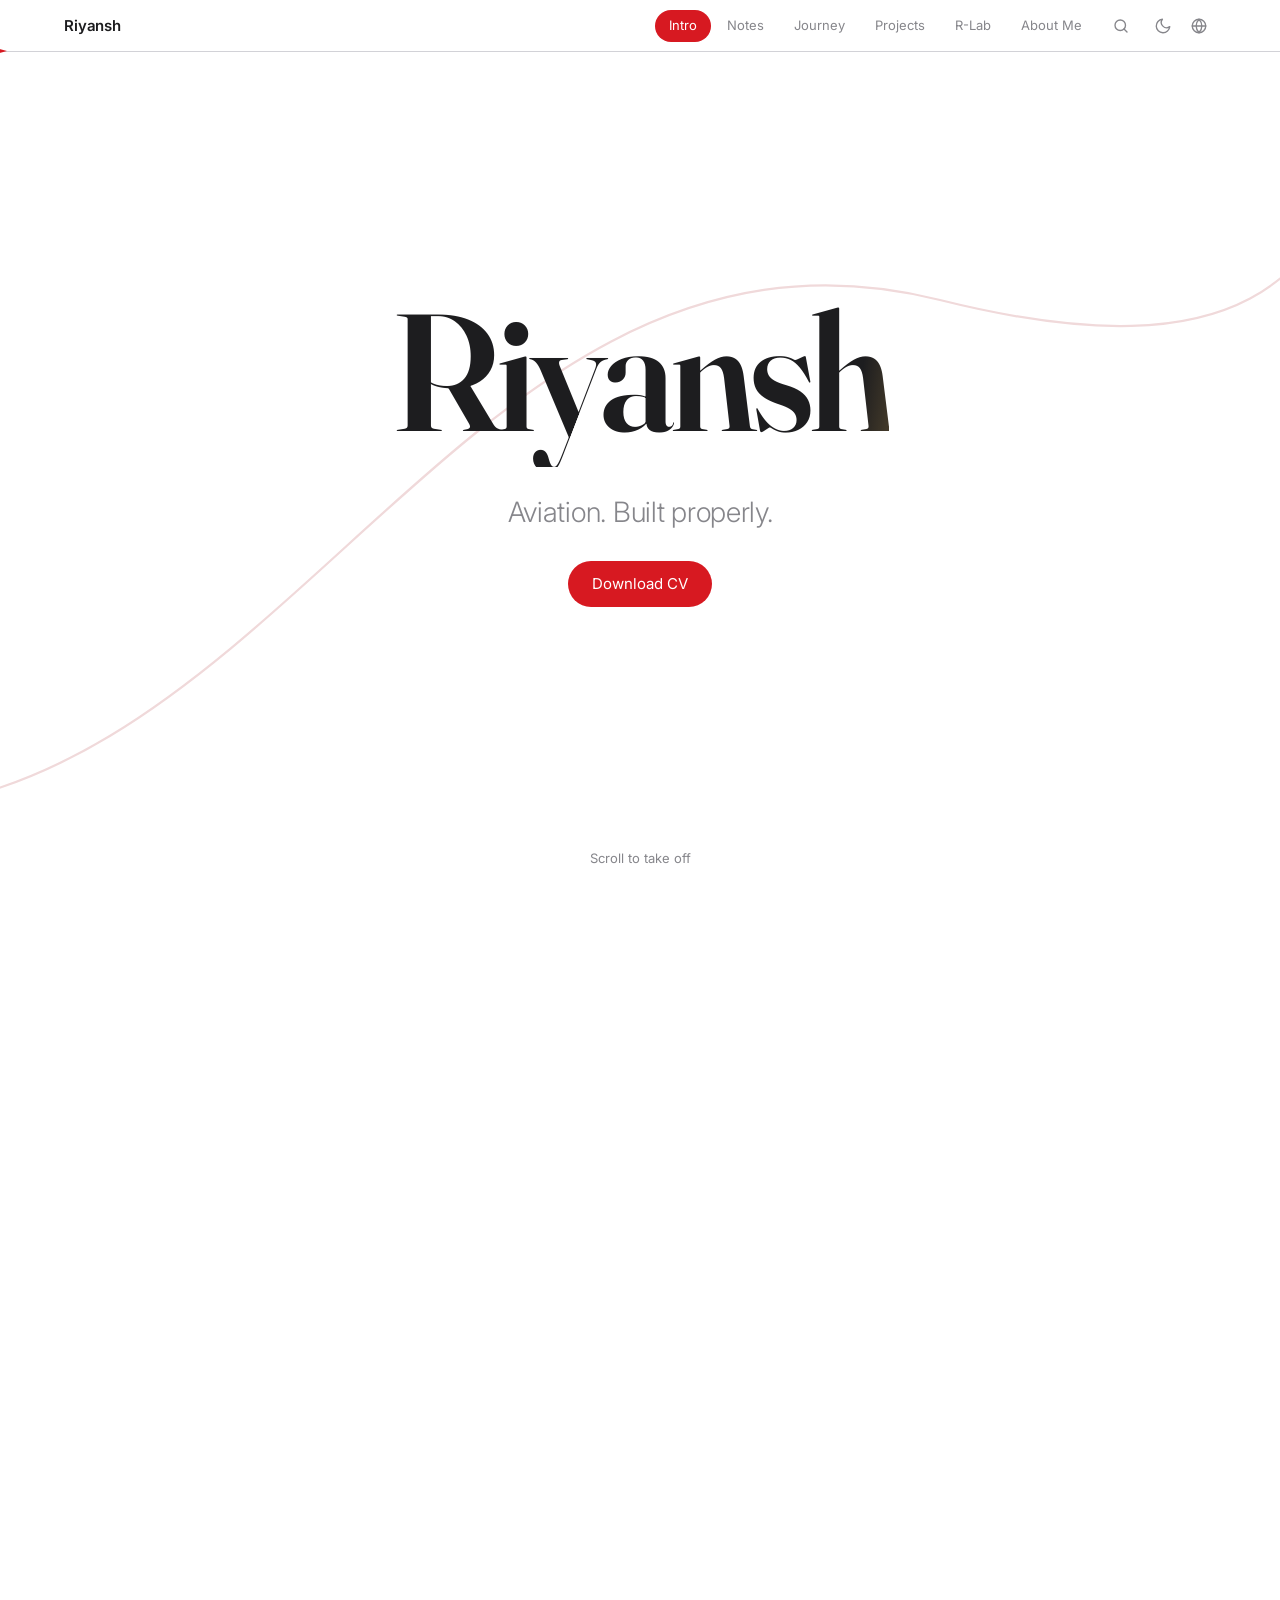
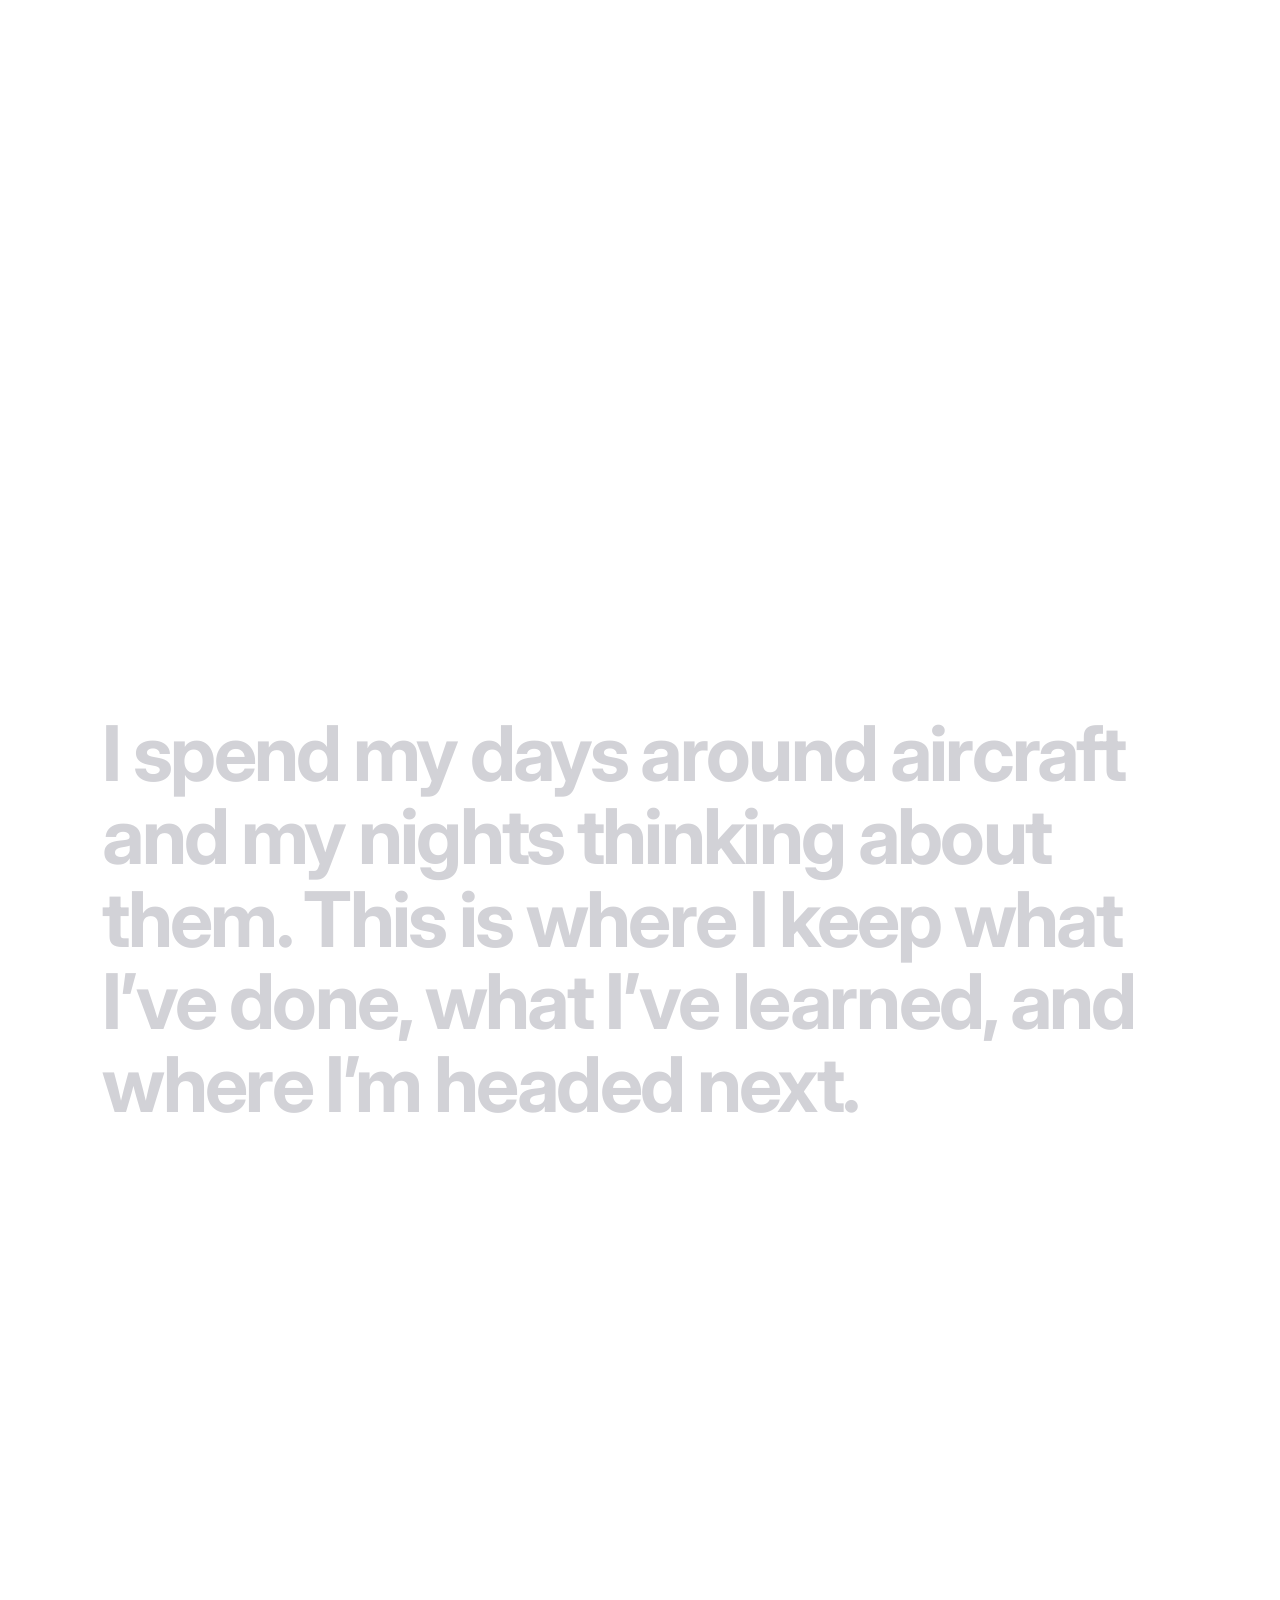
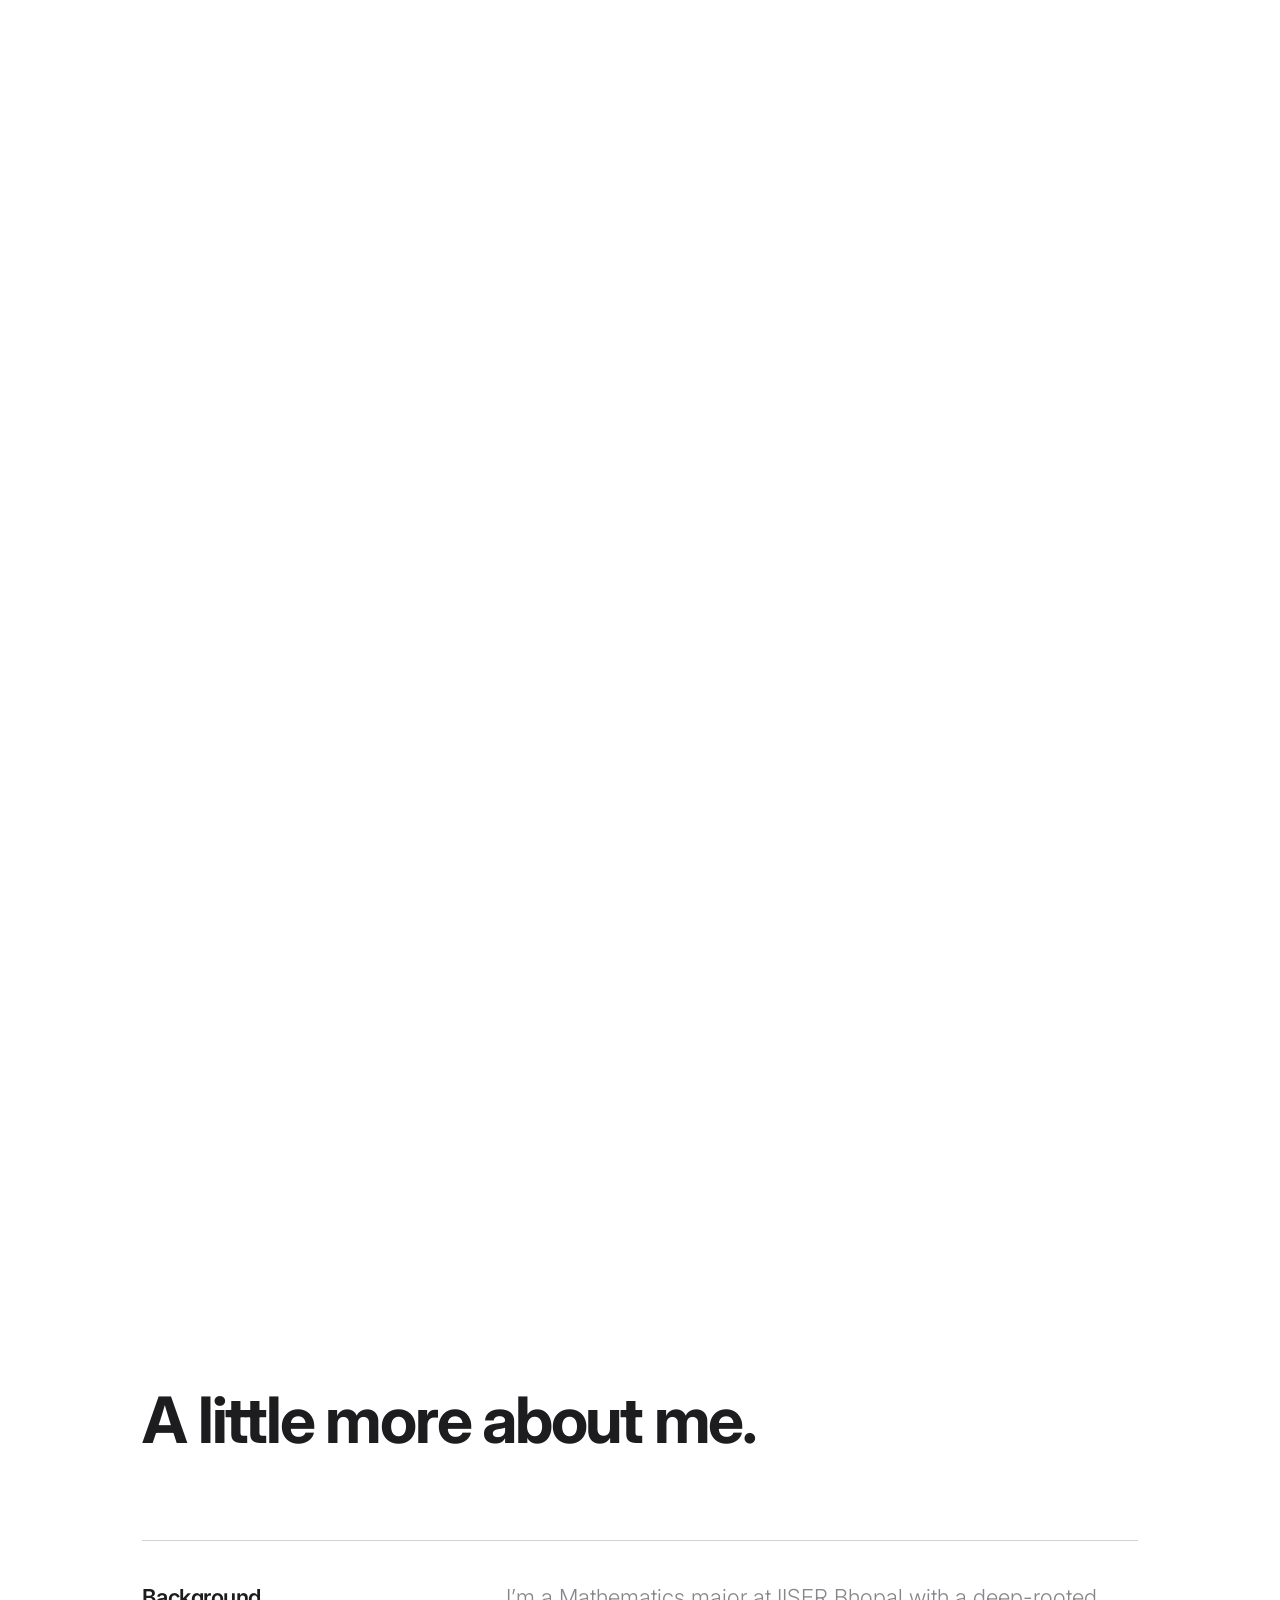
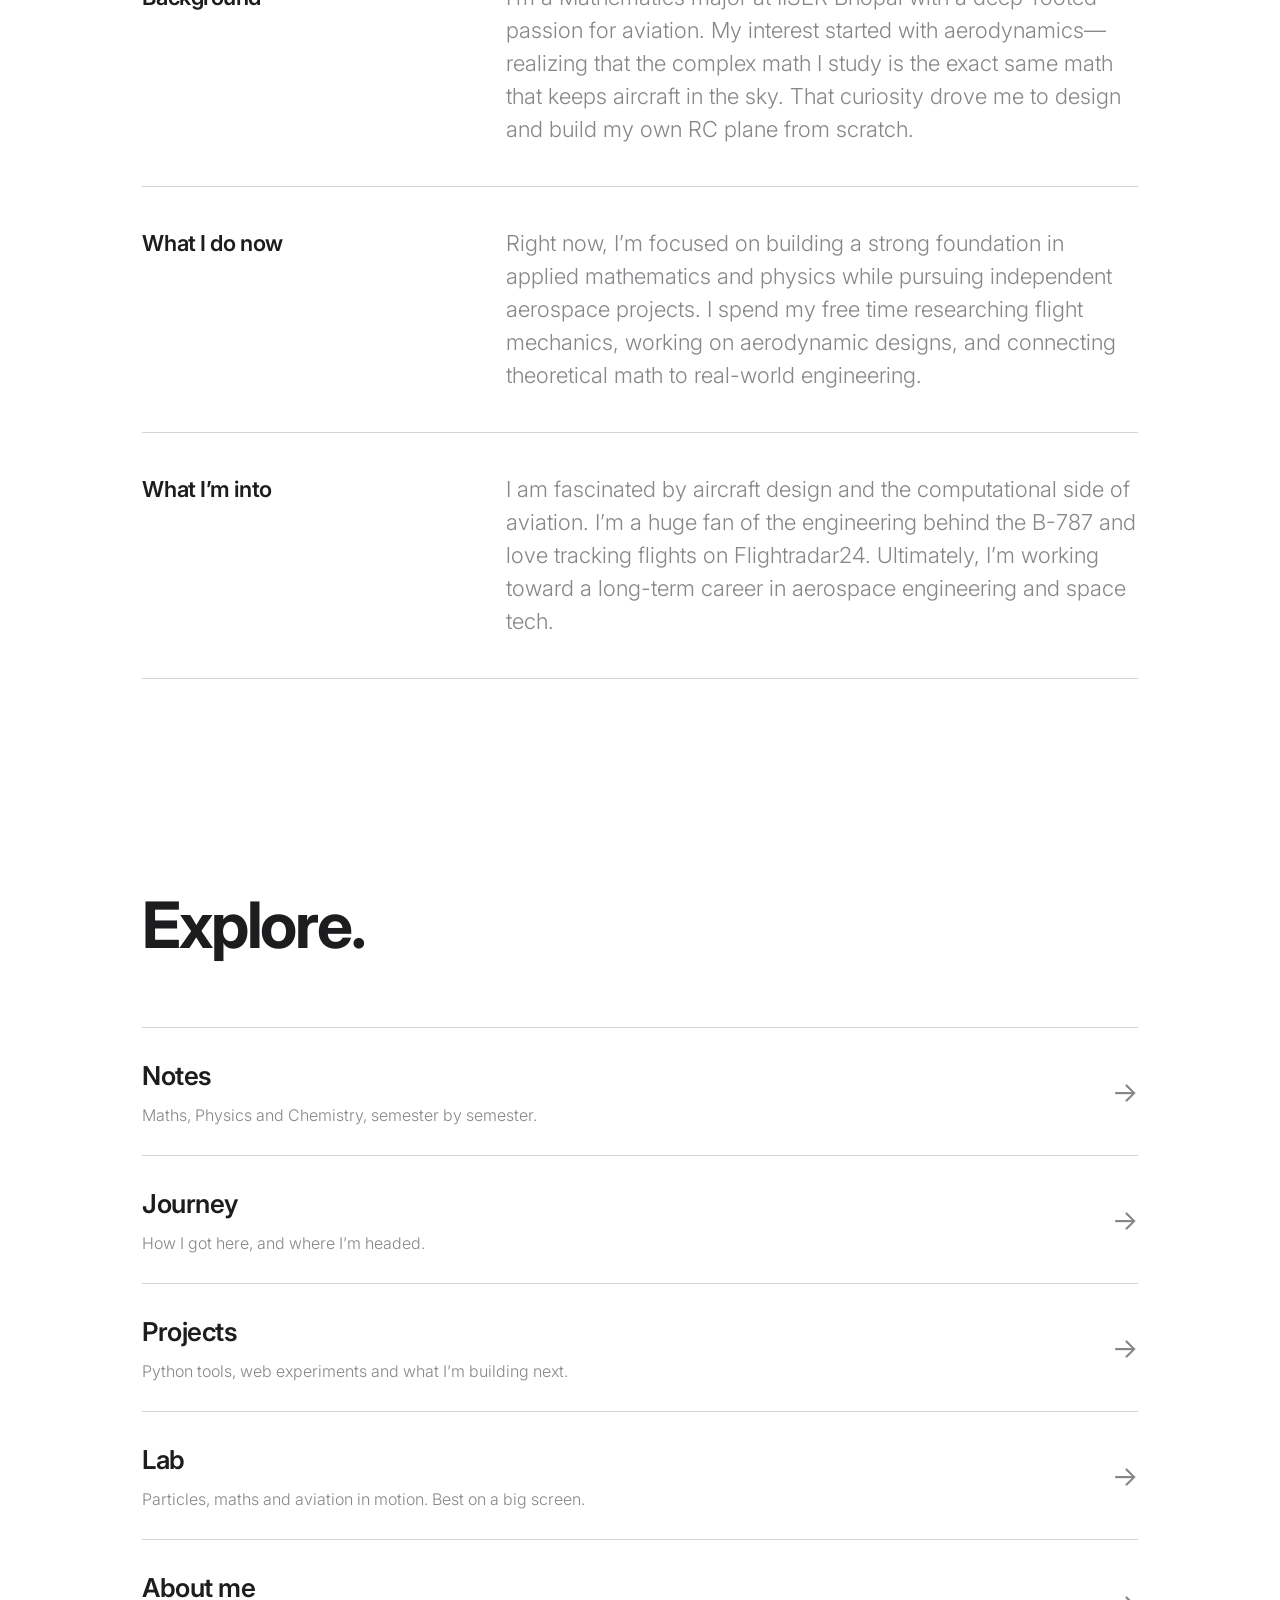
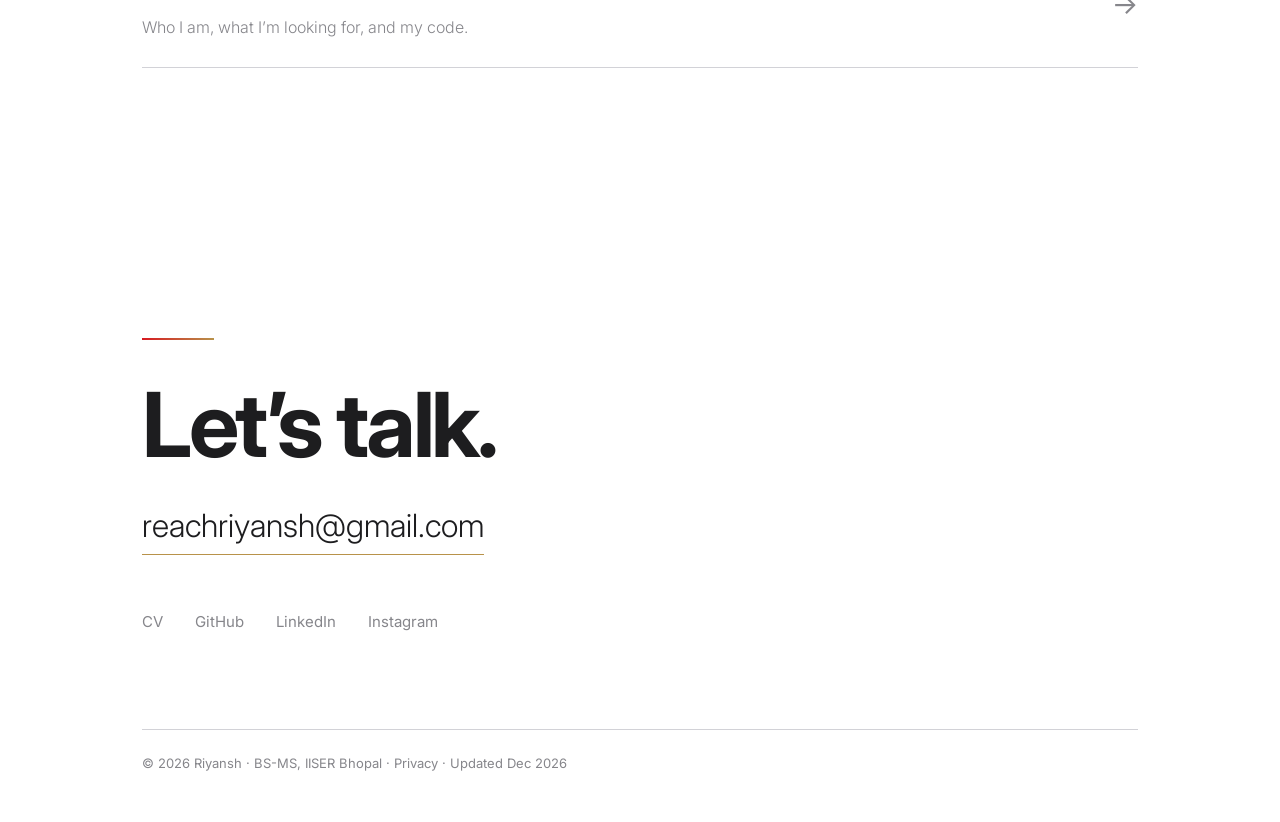
<file: index.html>
<!DOCTYPE html>
<html lang="en">
<head>
<meta charset="utf-8">
<meta name="viewport" content="width=device-width, initial-scale=1">
<meta name="description" content="Riyansh, a BS-MS student at IISER Bhopal. Notes in maths, physics and chemistry, projects in Python, and an interactive particle lab.">
<meta name="theme-color" content="#d71921">
<link rel="icon" href="favicon.svg" type="image/svg+xml">
<meta property="og:type" content="website">
<meta property="og:title" content="Riyansh · Maths, Physics, Chemistry and Aviation">
<meta property="og:description" content="Riyansh, a BS-MS student at IISER Bhopal. Notes in maths, physics and chemistry, projects in Python, and an interactive particle lab.">
<meta property="og:url" content="https://reachriyansh.github.io/My-site/">
<meta property="og:image" content="https://reachriyansh.github.io/My-site/og.png">
<meta name="twitter:card" content="summary_large_image">
<title>Riyansh · Maths, Physics, Chemistry and Aviation</title>
<link rel="preconnect" href="https://fonts.googleapis.com">
<link rel="preconnect" href="https://fonts.gstatic.com" crossorigin>
<link href="https://fonts.googleapis.com/css2?family=Inter:wght@300;400;600;700&display=swap" rel="stylesheet">
<link href="https://fonts.googleapis.com/css2?family=Fraunces:opsz,wght@9..144,600&display=swap" rel="stylesheet">
<link rel="stylesheet" href="common.css">
<link rel="stylesheet" href="style.css">
<script src="theme.js"></script>
</head>
<body>

<nav>
  <a class="brand" href="index.html">Riyansh</a>
  <div class="menu"><a href="index.html" aria-current="page">Intro</a><a href="notes.html">Notes</a><a href="journey.html">Journey</a><a href="projects.html">Projects</a><a href="lab.html">R-Lab</a><a href="about.html">About Me</a></div>
  <button class="theme" id="theme" type="button" aria-label="Switch to dark mode" aria-pressed="false"><svg class="moon" viewBox="0 0 24 24" aria-hidden="true"><path d="M21 12.8A9 9 0 1 1 11.2 3a7 7 0 0 0 9.8 9.8z"/></svg><svg class="sun" viewBox="0 0 24 24" aria-hidden="true"><circle cx="12" cy="12" r="4"/><path d="M12 2v2M12 20v2M4.9 4.9l1.4 1.4M17.7 17.7l1.4 1.4M2 12h2M20 12h2M4.9 19.1l1.4-1.4M17.7 6.3l1.4-1.4"/></svg></button>
  <div class="progress" aria-hidden="true"><i id="bar"></i>
    <svg id="mini" viewBox="0 0 28 24"><path d="M28 12 L2 5 L7 12 L2 19 Z"/></svg>
  </div>
</nav>

<main id="top">
  <!-- Intro -->
  <section class="intro" id="intro">
    <div class="stage">
      <svg class="path" viewBox="0 0 1000 600" preserveAspectRatio="xMidYMid slice" aria-hidden="true">
        <path id="route" d="M-40 540 C 260 560, 380 120, 700 200 S 940 60, 1060 20" fill="none" stroke="#f0d9da" stroke-width="1.5"/>
        <path id="trail" d="M-40 540 C 260 560, 380 120, 700 200 S 940 60, 1060 20" fill="none" stroke="#d71921" stroke-width="1.5" stroke-linecap="round"/>
        <g id="plane"><path d="M18 0 L-10 -4 L-6 0 L-10 4 Z M4 0 L-6 -15 L-9 -15 L-3 0 L-9 15 L-6 15 Z" fill="#b8924a"/></g>
      </svg>
      <div class="copy" id="introCopy">
        <h1>Riyansh</h1>
        <p>Aviation. Built properly.</p>
        <a class="btn cvbtn" href="cv.pdf">Download CV</a>
      </div>
      <div class="hint" id="hint">Scroll to take off</div>
    </div>
  </section>

  <!-- Statement -->
  <section class="statement" id="statement">
    <div class="stage">
      <p id="statementText">I spend my days around aircraft and my nights thinking about them. This is where I keep what I’ve done, what I’ve learned, and where I’m headed next.</p>
    </div>
  </section>

  <!-- What I do (edit these) -->
  <section class="work" id="work">
    <h2 class="reveal">A little more about me.</h2>
    <div class="row reveal"><h3>Background</h3><p>I’m a Mathematics major at IISER Bhopal with a deep-rooted passion for aviation. My interest started with aerodynamics—realizing that the complex math I study is the exact same math that keeps aircraft in the sky. That curiosity drove me to design and build my own RC plane from scratch.</p></div>
    <div class="row reveal"><h3>What I do now</h3><p>Right now, I’m focused on building a strong foundation in applied mathematics and physics while pursuing independent aerospace projects. I spend my free time researching flight mechanics, working on aerodynamic designs, and connecting theoretical math to real-world engineering.</p></div>
    <div class="row reveal"><h3>What I’m into</h3><p>I am fascinated by aircraft design and the computational side of aviation. I’m a huge fan of the engineering behind the B-787 and love tracking flights on Flightradar24. Ultimately, I’m working toward a long-term career in aerospace engineering and space tech.</p></div>
  </section>

  <!-- Explore: easy navigation at the bottom of the intro page -->
  <section class="wrap explore" id="explore">
    <h2 class="reveal">Explore.</h2>
    <ul class="list reveal">
      <li><a href="notes.html"><h3>Notes</h3><p>Maths, Physics and Chemistry, semester by semester.</p><span class="meta" aria-hidden="true">→</span></a></li>
      <li><a href="journey.html"><h3>Journey</h3><p>How I got here, and where I’m headed.</p><span class="meta" aria-hidden="true">→</span></a></li>
      <li><a href="projects.html"><h3>Projects</h3><p>Python tools, web experiments and what I’m building next.</p><span class="meta" aria-hidden="true">→</span></a></li>
      <li><a href="lab.html"><h3>Lab</h3><p>Particles, maths and aviation in motion. Best on a big screen.</p><span class="meta" aria-hidden="true">→</span></a></li>
      <li><a href="about.html"><h3>About me</h3><p>Who I am, what I’m looking for, and my code.</p><span class="meta" aria-hidden="true">→</span></a></li>
    </ul>
  </section>
</main>

<!-- Footer / contact -->
<footer id="contact">
  <div class="rule"></div>
  <h2 class="reveal">Let’s talk.</h2>
  <a class="mail reveal" href="mailto:reachriyansh@gmail.com">reachriyansh@gmail.com</a>
  <div class="links">
    <a href="cv.pdf">CV</a>
    <a href="https://github.com/reachriyansh" rel="noopener">GitHub</a>
    <a href="https://www.linkedin.com/in/reachriyansh" rel="noopener">LinkedIn</a>
    <a href="https://www.instagram.com/about__._ri._/" rel="noopener">Instagram</a>
  </div>
  <p class="legal">© <span id="yr"></span> Riyansh · BS-MS, IISER Bhopal · <a href="privacy.html">Privacy</a> · Updated <span id="upd"></span></p>
</footer>

<script src="common.js"></script>
<script src="script.js"></script>
</body>
</html>
</file>
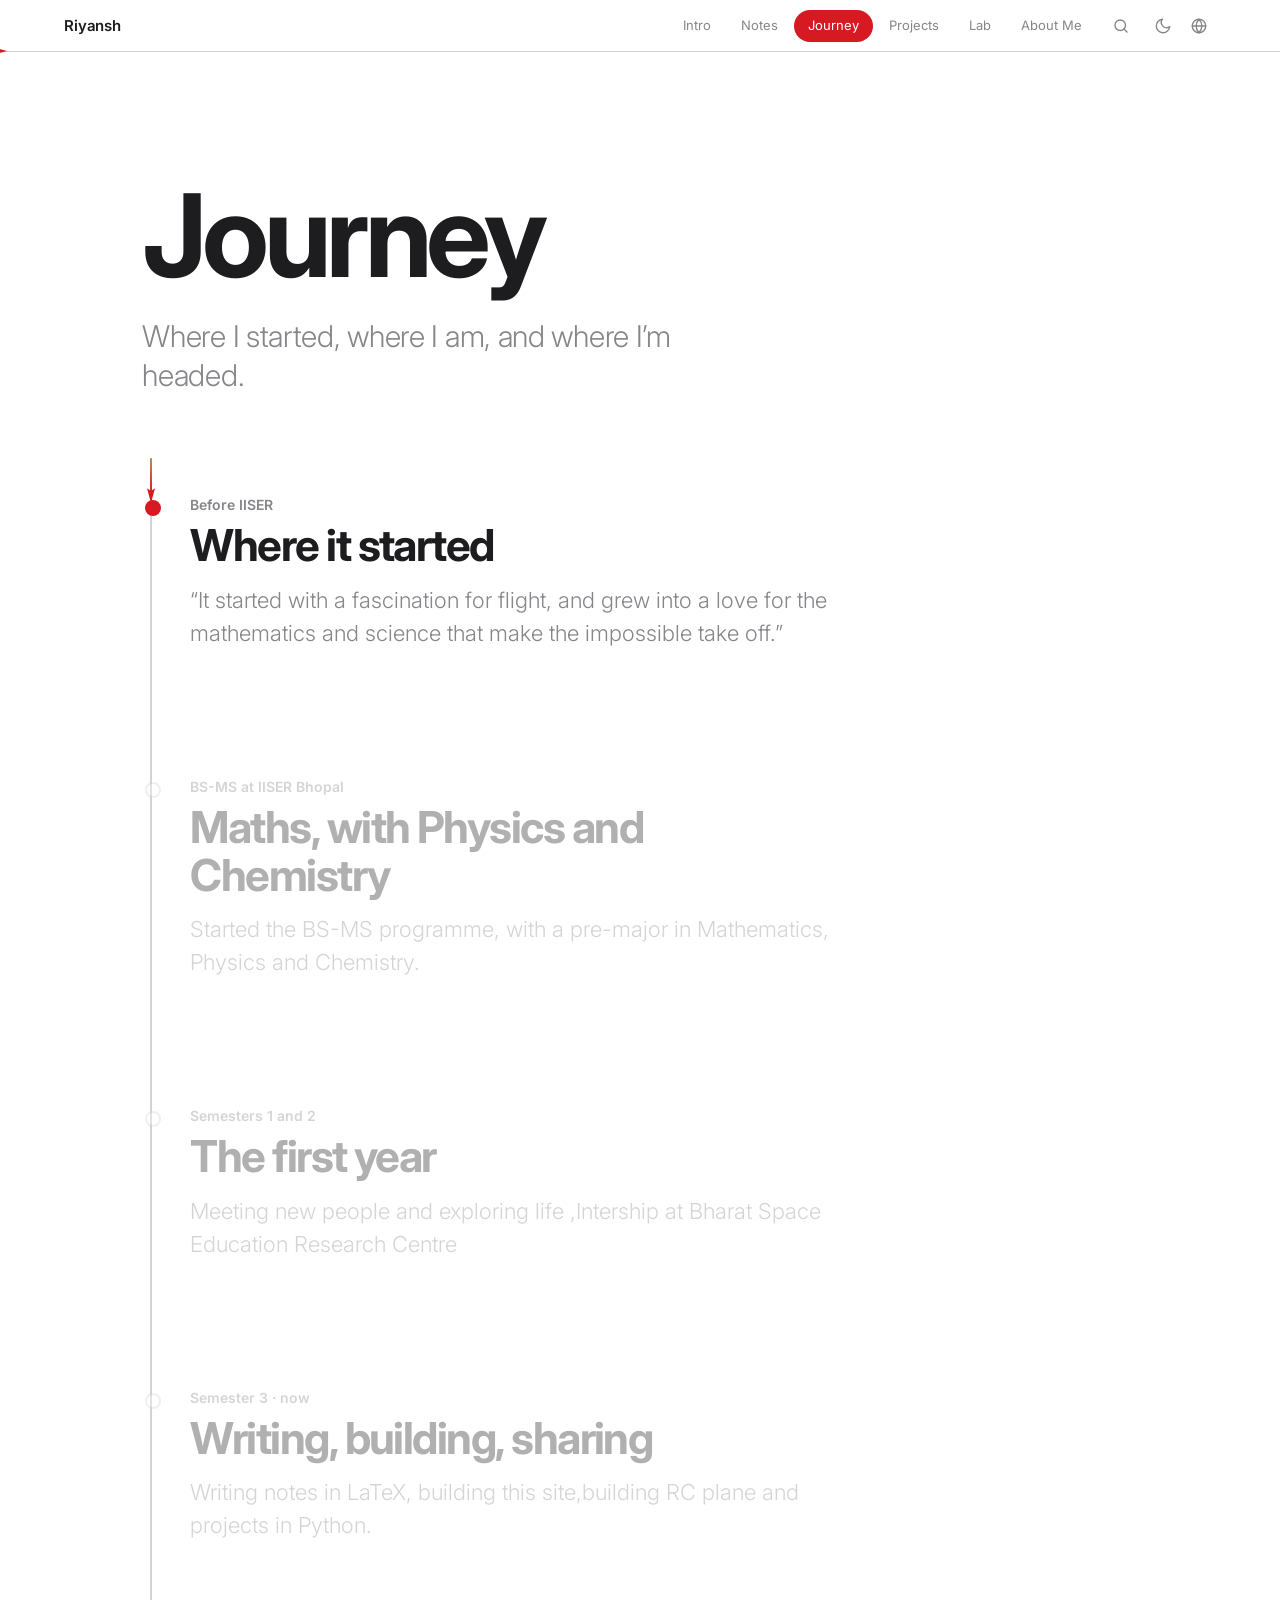
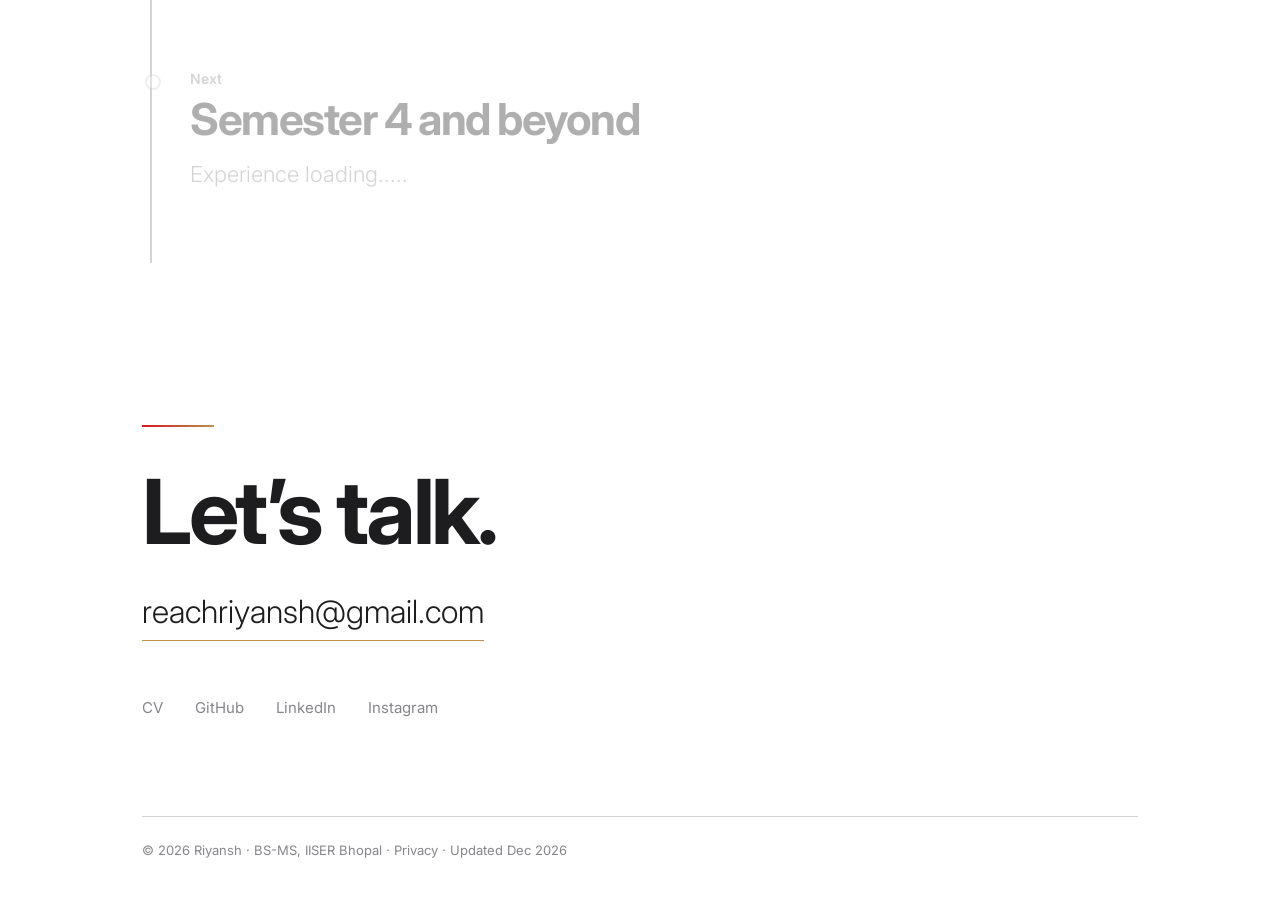
<file: journey.html>
<!DOCTYPE html>
<html lang="en">
<head>
<meta charset="utf-8">
<meta name="viewport" content="width=device-width, initial-scale=1">
<meta name="description" content="The path from a fascination with aviation to maths, physics and chemistry at IISER Bhopal.">
<meta name="theme-color" content="#d71921">
<link rel="icon" href="favicon.svg" type="image/svg+xml">
<meta property="og:type" content="website">
<meta property="og:title" content="Journey · Riyansh">
<meta property="og:description" content="The path from a fascination with aviation to maths, physics and chemistry at IISER Bhopal.">
<meta property="og:url" content="https://reachriyansh.github.io/My-site/journey.html">
<meta property="og:image" content="https://reachriyansh.github.io/My-site/og.png">
<meta name="twitter:card" content="summary_large_image">
<title>Journey · Riyansh</title>
<link rel="preconnect" href="https://fonts.googleapis.com">
<link rel="preconnect" href="https://fonts.gstatic.com" crossorigin>
<link href="https://fonts.googleapis.com/css2?family=Inter:wght@300;400;600;700&display=swap" rel="stylesheet">
<link rel="stylesheet" href="common.css">
<link rel="stylesheet" href="journey.css">
<script src="theme.js"></script>
</head>
<body>

<nav>
  <a class="brand" href="index.html">Riyansh</a>
  <div class="menu"><a href="index.html">Intro</a><a href="notes.html">Notes</a><a href="journey.html" aria-current="page">Journey</a><a href="projects.html">Projects</a><a href="lab.html">Lab</a><a href="about.html">About Me</a></div>
  <button class="theme" id="theme" type="button" aria-label="Switch to dark mode" aria-pressed="false"><svg class="moon" viewBox="0 0 24 24" aria-hidden="true"><path d="M21 12.8A9 9 0 1 1 11.2 3a7 7 0 0 0 9.8 9.8z"/></svg><svg class="sun" viewBox="0 0 24 24" aria-hidden="true"><circle cx="12" cy="12" r="4"/><path d="M12 2v2M12 20v2M4.9 4.9l1.4 1.4M17.7 17.7l1.4 1.4M2 12h2M20 12h2M4.9 19.1l1.4-1.4M17.7 6.3l1.4-1.4"/></svg></button>
  <div class="progress" aria-hidden="true"><i id="bar"></i>
    <svg id="mini" viewBox="0 0 28 24"><path d="M28 12 L2 5 L7 12 L2 19 Z"/></svg>
  </div>
</nav>

<main class="wrap">
  <header class="head">
    <h1>Journey</h1>
    <p>Where I started, where I am, and where I’m headed.</p>
  </header>
  <section class="tl" id="tl" aria-label="My journey">
    <i class="fill"></i>
    <svg class="plane" viewBox="0 0 28 24" aria-hidden="true"><path d="M28 12 L2 5 L7 12 L2 19 Z"/></svg>
    <div id="stops"></div>
  </section>
</main>

<!-- Footer / contact -->
<footer id="contact">
  <div class="rule"></div>
  <h2 class="reveal">Let’s talk.</h2>
  <a class="mail reveal" href="mailto:reachriyansh@gmail.com">reachriyansh@gmail.com</a>
  <div class="links">
    <a href="cv.pdf">CV</a>
    <a href="https://github.com/reachriyansh" rel="noopener">GitHub</a>
    <a href="https://www.linkedin.com/in/reachriyansh" rel="noopener">LinkedIn</a>
    <a href="https://www.instagram.com/about__._ri._/" rel="noopener">Instagram</a>
  </div>
  <p class="legal">© <span id="yr"></span> Riyansh · BS-MS, IISER Bhopal · <a href="privacy.html">Privacy</a> · Updated <span id="upd"></span></p>
</footer>

<script src="common.js"></script>
<script src="journey.js"></script>
</body>
</html>
</file>
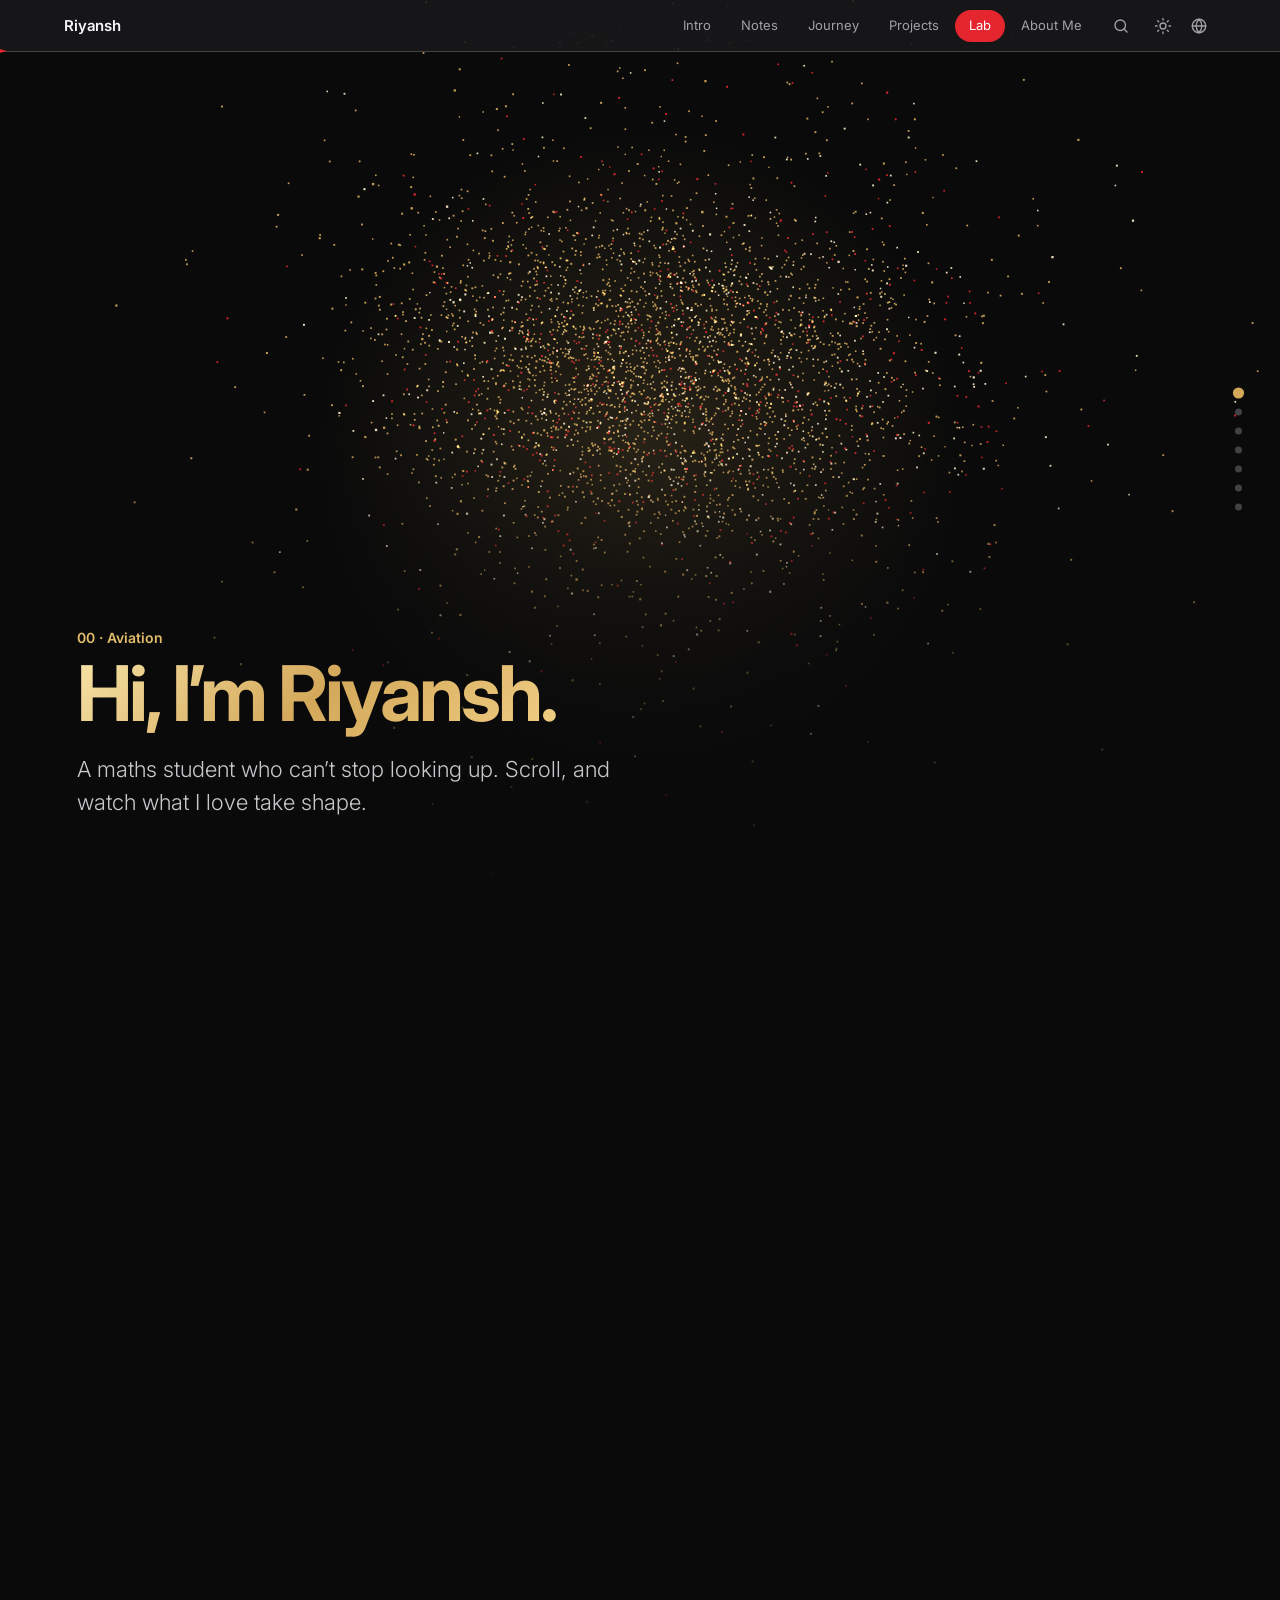
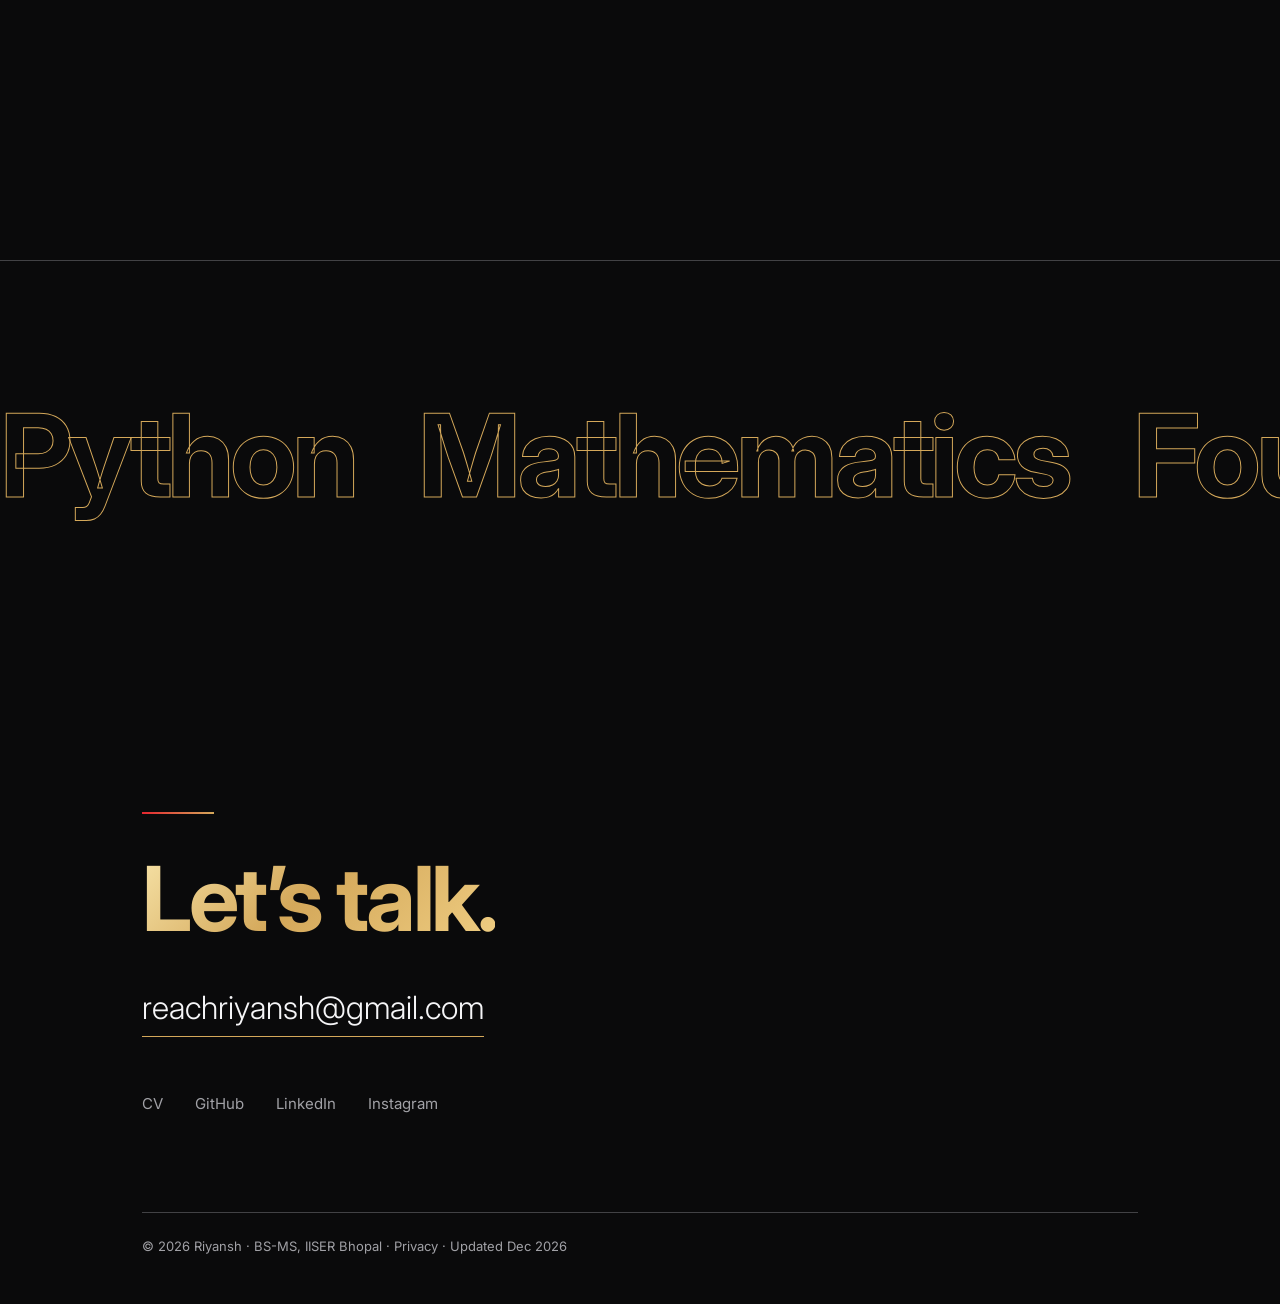
<file: lab.html>
<!DOCTYPE html>
<html lang="en">
<head>
<meta charset="utf-8">
<meta name="viewport" content="width=device-width, initial-scale=1">
<meta name="description" content="An interactive particle showreel: a plane, benzene, DNA, Fourier waves, a galaxy, terrain and a Lorenz attractor, all drawn in code.">
<meta name="theme-color" content="#d71921">
<link rel="icon" href="favicon.svg" type="image/svg+xml">
<meta property="og:type" content="website">
<meta property="og:title" content="Lab · Riyansh">
<meta property="og:description" content="An interactive particle showreel: a plane, benzene, DNA, Fourier waves, a galaxy, terrain and a Lorenz attractor, all drawn in code.">
<meta property="og:url" content="https://reachriyansh.github.io/My-site/lab.html">
<meta property="og:image" content="https://reachriyansh.github.io/My-site/og.png">
<meta name="twitter:card" content="summary_large_image">
<title>Lab · Riyansh</title>
<link rel="preconnect" href="https://fonts.googleapis.com">
<link rel="preconnect" href="https://fonts.gstatic.com" crossorigin>
<link href="https://fonts.googleapis.com/css2?family=Inter:wght@300;400;600;700&display=swap" rel="stylesheet">
<link rel="stylesheet" href="common.css">
<link rel="stylesheet" href="lab.css">
<script src="theme.js"></script>
<script>try{if(!localStorage.getItem("theme"))document.documentElement.setAttribute("data-theme","dark")}catch(e){document.documentElement.setAttribute("data-theme","dark")}</script>
</head>
<body class="lab">

<nav>
  <a class="brand" href="index.html">Riyansh</a>
  <div class="menu"><a href="index.html">Intro</a><a href="notes.html">Notes</a><a href="journey.html">Journey</a><a href="projects.html">Projects</a><a href="lab.html" aria-current="page">Lab</a><a href="about.html">About Me</a></div>
  <button class="theme" id="theme" type="button" aria-label="Switch to dark mode" aria-pressed="false"><svg class="moon" viewBox="0 0 24 24" aria-hidden="true"><path d="M21 12.8A9 9 0 1 1 11.2 3a7 7 0 0 0 9.8 9.8z"/></svg><svg class="sun" viewBox="0 0 24 24" aria-hidden="true"><circle cx="12" cy="12" r="4"/><path d="M12 2v2M12 20v2M4.9 4.9l1.4 1.4M17.7 17.7l1.4 1.4M2 12h2M20 12h2M4.9 19.1l1.4-1.4M17.7 6.3l1.4-1.4"/></svg></button>
  <div class="progress" aria-hidden="true"><i id="bar"></i>
    <svg id="mini" viewBox="0 0 28 24"><path d="M28 12 L2 5 L7 12 L2 19 Z"/></svg>
  </div>
</nav>

<main>
  <section class="reel" id="reel" aria-label="Interactive particle showreel">
    <div class="stage" id="stage">
      <canvas id="cv" aria-hidden="true"></canvas>
      <div class="glow" aria-hidden="true"></div>
      <div class="shade" aria-hidden="true"></div>
      <p class="hint" id="hint">Move your cursor through the particles. Click for a shockwave.</p>
      <div class="dots" aria-hidden="true"><i></i><i></i><i></i><i></i><i></i><i></i><i></i></div>
      <div class="chap"><span class="num">00 · Aviation</span><h2>Hi, I’m Riyansh.</h2><p>A maths student who can’t stop looking up. Scroll, and watch what I love take shape.</p></div>
      <div class="chap"><span class="num">01 · Chemistry</span><h2>Benzene.</h2><p>Six carbons in a ring, with electrons shared across all of them.</p></div>
      <div class="chap"><span class="num">02 · Life</span><h2>The code of life.</h2><p>DNA: two strands, four letters, wound into a double helix.</p></div>
      <div class="chap"><span class="num">03 · Fourier</span><h2>Waves inside waves.</h2><p>Five simple sines, added together, build a square wave. Any sound can be taken apart this way.</p></div>
      <div class="chap"><span class="num">04 · Physics</span><h2>A spinning galaxy.</h2><p>Billions of stars in a rotating disk, with spiral arms you can model in a few lines of code.</p></div>
      <div class="chap"><span class="num">05 · Earth</span><h2>The ground itself.</h2><p>Terrain, sliced into contour layers. My next project turns real elevation data into models like this.</p></div>
      <div class="chap"><span class="num">06 · Chaos</span><h2>Let’s build something.</h2><p>A Lorenz attractor: three equations, never repeating. Maths, code and curiosity.</p>
        <div class="btns"><a class="btn" href="#contact">Say hello</a><a class="btn ghost" href="about.html">About me</a></div></div>
    </div>
  </section>
  <section class="marquee" aria-hidden="true">
    <div class="track"><span>Python</span><span>Mathematics</span><span>Fourier</span><span>LaTeX</span><span>Aviation</span><span>Chemistry</span><span>Terrain</span><span>Git</span></div>
  </section>
</main>

<!-- Footer / contact -->
<footer id="contact">
  <div class="rule"></div>
  <h2 class="reveal">Let’s talk.</h2>
  <a class="mail reveal" href="mailto:reachriyansh@gmail.com">reachriyansh@gmail.com</a>
  <div class="links">
    <a href="cv.pdf">CV</a>
    <a href="https://github.com/reachriyansh" rel="noopener">GitHub</a>
    <a href="https://www.linkedin.com/in/reachriyansh" rel="noopener">LinkedIn</a>
    <a href="https://www.instagram.com/about__._ri._/" rel="noopener">Instagram</a>
  </div>
  <p class="legal">© <span id="yr"></span> Riyansh · BS-MS, IISER Bhopal · <a href="privacy.html">Privacy</a> · Updated <span id="upd"></span></p>
</footer>

<script src="common.js"></script>
<script src="lab.js"></script>
</body>
</html>
</file>
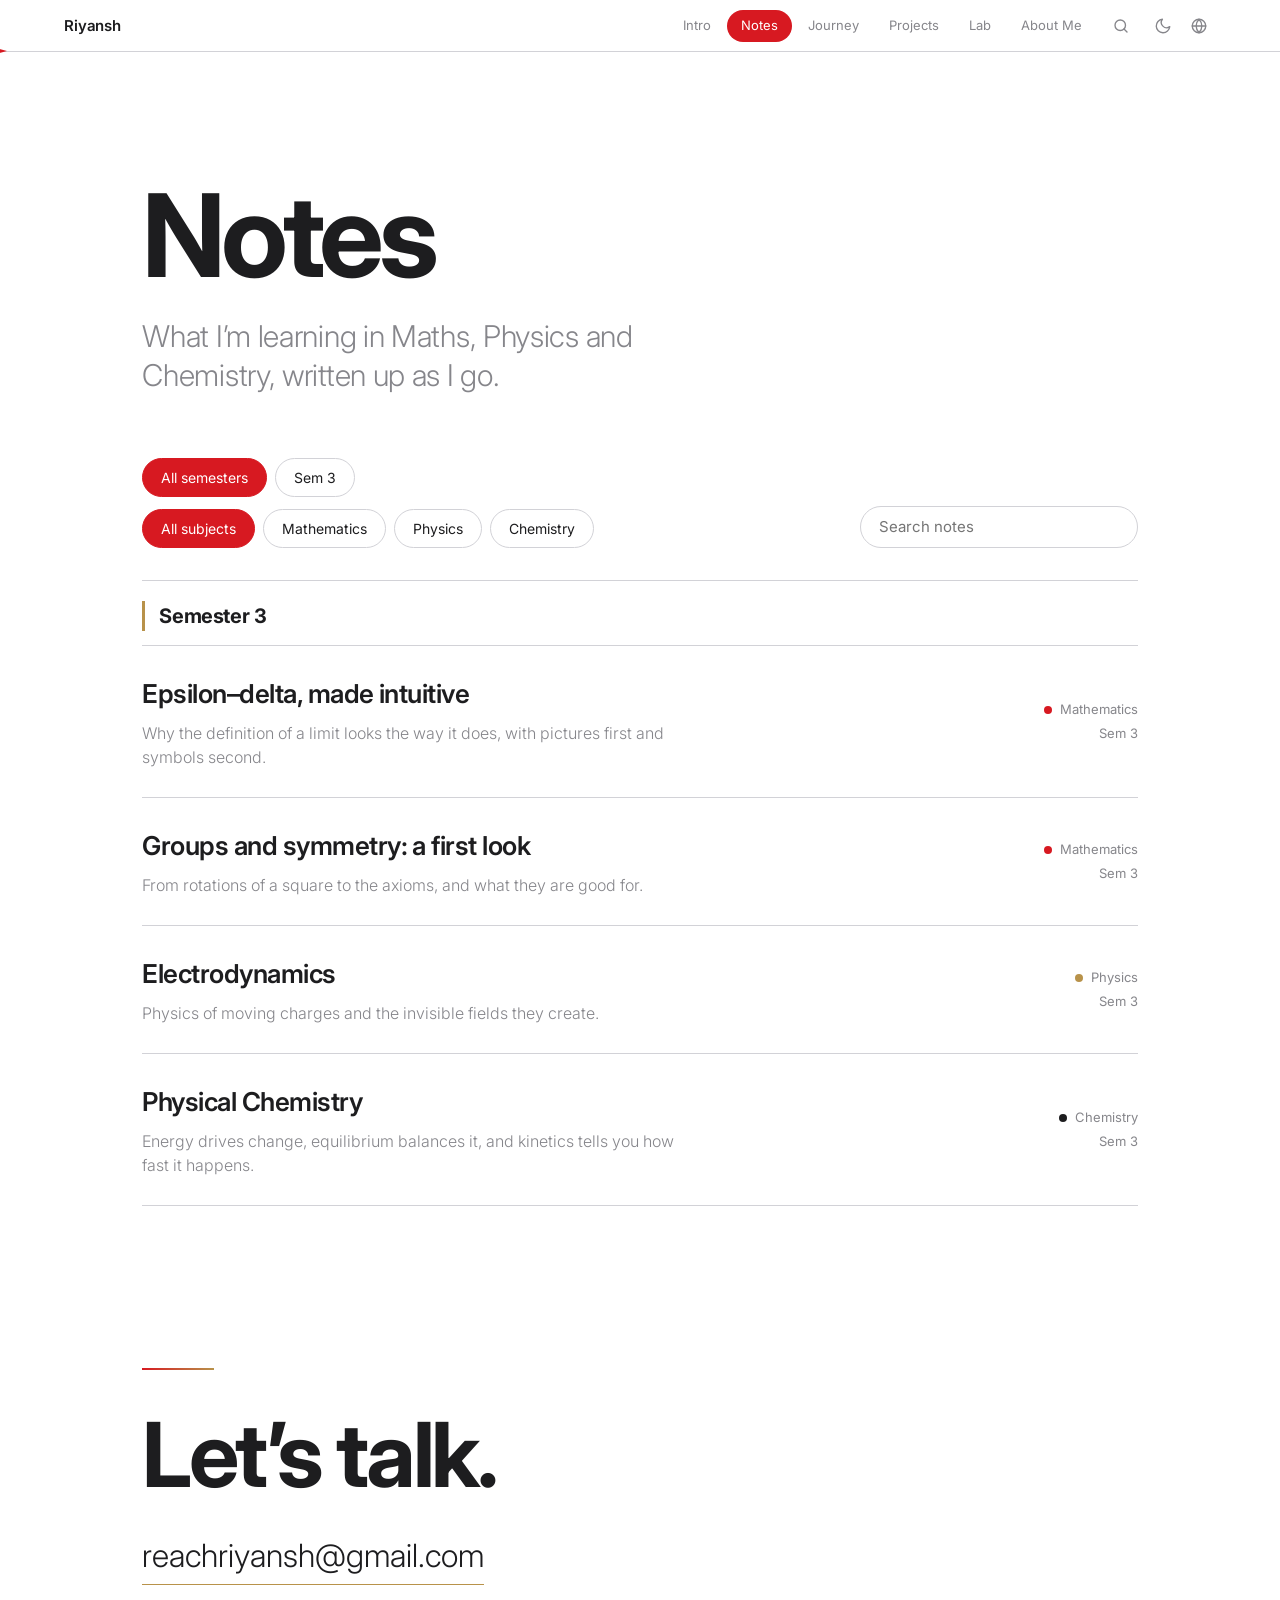
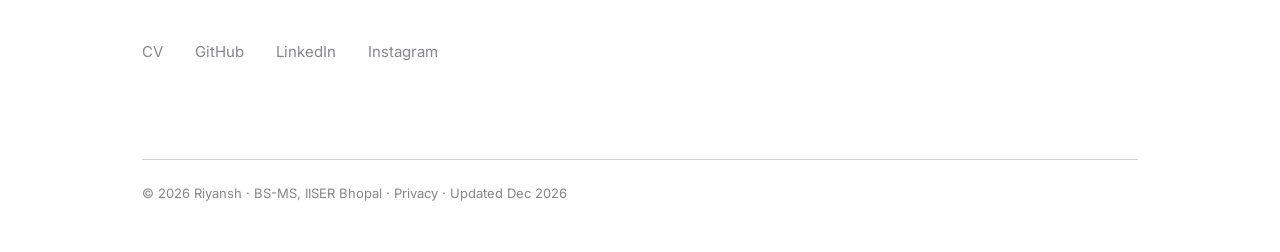
<file: notes.html>
<!DOCTYPE html>
<html lang="en">
<head>
<meta charset="utf-8">
<meta name="viewport" content="width=device-width, initial-scale=1">
<meta name="description" content="Lecture notes in mathematics, physics and chemistry, written in LaTeX and organised by semester.">
<meta name="theme-color" content="#d71921">
<link rel="icon" href="favicon.svg" type="image/svg+xml">
<meta property="og:type" content="website">
<meta property="og:title" content="Notes · Riyansh">
<meta property="og:description" content="Lecture notes in mathematics, physics and chemistry, written in LaTeX and organised by semester.">
<meta property="og:url" content="https://reachriyansh.github.io/My-site/notes.html">
<meta property="og:image" content="https://reachriyansh.github.io/My-site/og.png">
<meta name="twitter:card" content="summary_large_image">
<title>Notes · Riyansh</title>
<link rel="preconnect" href="https://fonts.googleapis.com">
<link rel="preconnect" href="https://fonts.gstatic.com" crossorigin>
<link href="https://fonts.googleapis.com/css2?family=Inter:wght@300;400;600;700&display=swap" rel="stylesheet">
<link rel="stylesheet" href="common.css">
<link rel="stylesheet" href="notes.css">
<script src="theme.js"></script>
</head>
<body>

<nav>
  <a class="brand" href="index.html">Riyansh</a>
  <div class="menu"><a href="index.html">Intro</a><a href="notes.html" aria-current="page">Notes</a><a href="journey.html">Journey</a><a href="projects.html">Projects</a><a href="lab.html">Lab</a><a href="about.html">About Me</a></div>
  <button class="theme" id="theme" type="button" aria-label="Switch to dark mode" aria-pressed="false"><svg class="moon" viewBox="0 0 24 24" aria-hidden="true"><path d="M21 12.8A9 9 0 1 1 11.2 3a7 7 0 0 0 9.8 9.8z"/></svg><svg class="sun" viewBox="0 0 24 24" aria-hidden="true"><circle cx="12" cy="12" r="4"/><path d="M12 2v2M12 20v2M4.9 4.9l1.4 1.4M17.7 17.7l1.4 1.4M2 12h2M20 12h2M4.9 19.1l1.4-1.4M17.7 6.3l1.4-1.4"/></svg></button>
  <div class="progress" aria-hidden="true"><i id="bar"></i>
    <svg id="mini" viewBox="0 0 28 24"><path d="M28 12 L2 5 L7 12 L2 19 Z"/></svg>
  </div>
</nav>

<main class="wrap">
  <header class="head">
    <h1>Notes</h1>
    <p>What I’m learning in Maths, Physics and Chemistry, written up as I go.</p>
  </header>
  <div class="tools">
    <div class="filters">
      <div class="chips" id="semChips" role="group" aria-label="Filter by semester"></div>
      <div class="chips" id="subChips" role="group" aria-label="Filter by subject"></div>
    </div>
    <input id="q" type="search" placeholder="Search notes" aria-label="Search notes">
  </div>
  <ul id="list" class="list"></ul>
  <p id="empty" class="note" hidden>No notes match. Try another word or subject.</p>
</main>

<!-- Footer / contact -->
<footer id="contact">
  <div class="rule"></div>
  <h2 class="reveal">Let’s talk.</h2>
  <a class="mail reveal" href="mailto:reachriyansh@gmail.com">reachriyansh@gmail.com</a>
  <div class="links">
    <a href="cv.pdf">CV</a>
    <a href="https://github.com/reachriyansh" rel="noopener">GitHub</a>
    <a href="https://www.linkedin.com/in/reachriyansh" rel="noopener">LinkedIn</a>
    <a href="https://www.instagram.com/about__._ri._/" rel="noopener">Instagram</a>
  </div>
  <p class="legal">© <span id="yr"></span> Riyansh · BS-MS, IISER Bhopal · <a href="privacy.html">Privacy</a> · Updated <span id="upd"></span></p>
</footer>

<script src="common.js"></script>
<script src="notes.js"></script>
</body>
</html>
</file>
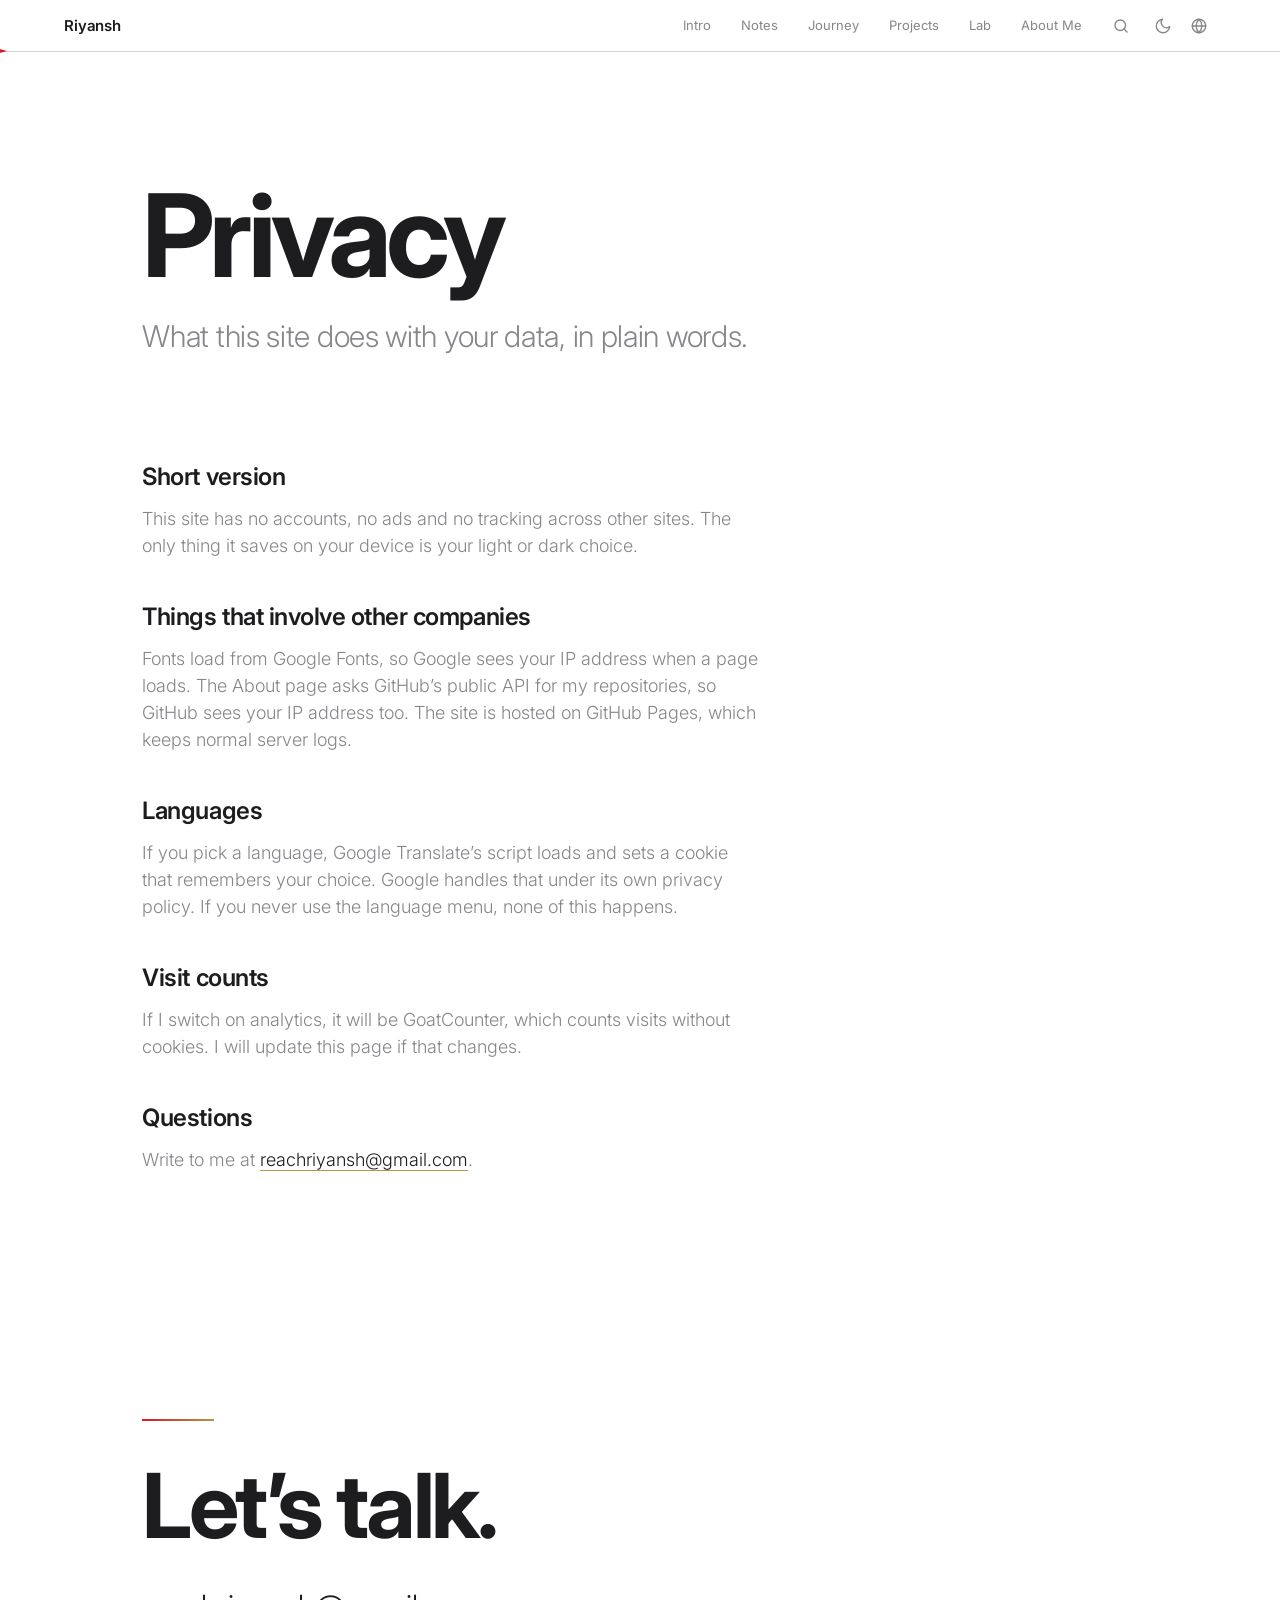
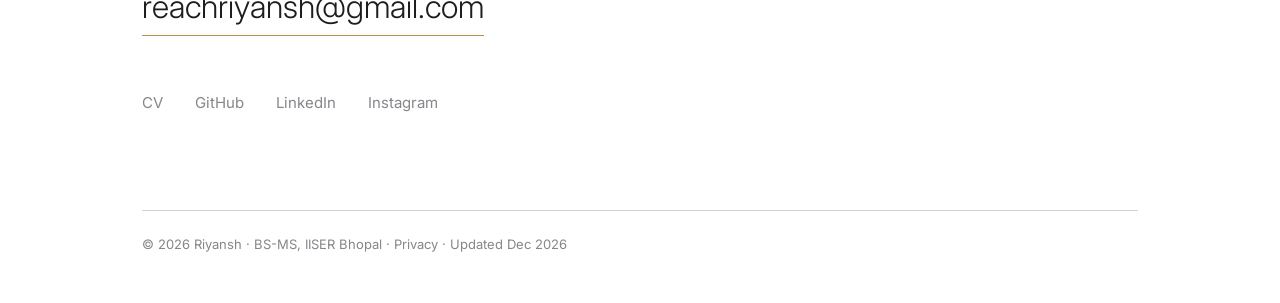
<file: privacy.html>
<!DOCTYPE html>
<html lang="en">
<head>
<meta charset="utf-8">
<meta name="viewport" content="width=device-width, initial-scale=1">
<meta name="description" content="How this site handles your data.">
<meta name="theme-color" content="#d71921">
<link rel="icon" href="favicon.svg" type="image/svg+xml">
<meta property="og:type" content="website">
<meta property="og:title" content="Privacy · Riyansh">
<meta property="og:description" content="How this site handles your data.">
<meta property="og:url" content="https://reachriyansh.github.io/My-site/privacy.html">
<meta property="og:image" content="https://reachriyansh.github.io/My-site/og.png">
<meta name="twitter:card" content="summary_large_image">
<title>Privacy · Riyansh</title>
<link rel="preconnect" href="https://fonts.googleapis.com">
<link rel="preconnect" href="https://fonts.gstatic.com" crossorigin>
<link href="https://fonts.googleapis.com/css2?family=Inter:wght@300;400;600;700&display=swap" rel="stylesheet">
<link rel="stylesheet" href="common.css">

<script src="theme.js"></script>
</head>
<body>

<nav>
  <a class="brand" href="index.html">Riyansh</a>
  <div class="menu"><a href="index.html">Intro</a><a href="notes.html">Notes</a><a href="journey.html">Journey</a><a href="projects.html">Projects</a><a href="lab.html">Lab</a><a href="about.html">About Me</a></div>
  <button class="theme" id="theme" type="button" aria-label="Switch to dark mode" aria-pressed="false"><svg class="moon" viewBox="0 0 24 24" aria-hidden="true"><path d="M21 12.8A9 9 0 1 1 11.2 3a7 7 0 0 0 9.8 9.8z"/></svg><svg class="sun" viewBox="0 0 24 24" aria-hidden="true"><circle cx="12" cy="12" r="4"/><path d="M12 2v2M12 20v2M4.9 4.9l1.4 1.4M17.7 17.7l1.4 1.4M2 12h2M20 12h2M4.9 19.1l1.4-1.4M17.7 6.3l1.4-1.4"/></svg></button>
  <div class="progress" aria-hidden="true"><i id="bar"></i>
    <svg id="mini" viewBox="0 0 28 24"><path d="M28 12 L2 5 L7 12 L2 19 Z"/></svg>
  </div>
</nav>

<main class="wrap">
  <header class="head"><h1>Privacy</h1><p>What this site does with your data, in plain words.</p></header>
  <div class="prose">
    <h2>Short version</h2>
    <p>This site has no accounts, no ads and no tracking across other sites. The only thing it saves on your device is your light or dark choice.</p>
    <h2>Things that involve other companies</h2>
    <p>Fonts load from Google Fonts, so Google sees your IP address when a page loads. The About page asks GitHub’s public API for my repositories, so GitHub sees your IP address too. The site is hosted on GitHub Pages, which keeps normal server logs.</p>
    <h2>Languages</h2>
    <p>If you pick a language, Google Translate’s script loads and sets a cookie that remembers your choice. Google handles that under its own privacy policy. If you never use the language menu, none of this happens.</p>
    <h2>Visit counts</h2>
    <p>If I switch on analytics, it will be GoatCounter, which counts visits without cookies. I will update this page if that changes.</p>
    <h2>Questions</h2>
    <p>Write to me at <a class="mail reveal" href="mailto:reachriyansh@gmail.com">reachriyansh@gmail.com</a>.</p>
  </div>
</main>

<!-- Footer / contact -->
<footer id="contact">
  <div class="rule"></div>
  <h2 class="reveal">Let’s talk.</h2>
  <a class="mail reveal" href="mailto:reachriyansh@gmail.com">reachriyansh@gmail.com</a>
  <div class="links">
    <a href="cv.pdf">CV</a>
    <a href="https://github.com/reachriyansh" rel="noopener">GitHub</a>
    <a href="https://www.linkedin.com/in/reachriyansh" rel="noopener">LinkedIn</a>
    <a href="https://www.instagram.com/about__._ri._/" rel="noopener">Instagram</a>
  </div>
  <p class="legal">© <span id="yr"></span> Riyansh · BS-MS, IISER Bhopal · <a href="privacy.html">Privacy</a> · Updated <span id="upd"></span></p>
</footer>

<script src="common.js"></script>

</body>
</html>
</file>
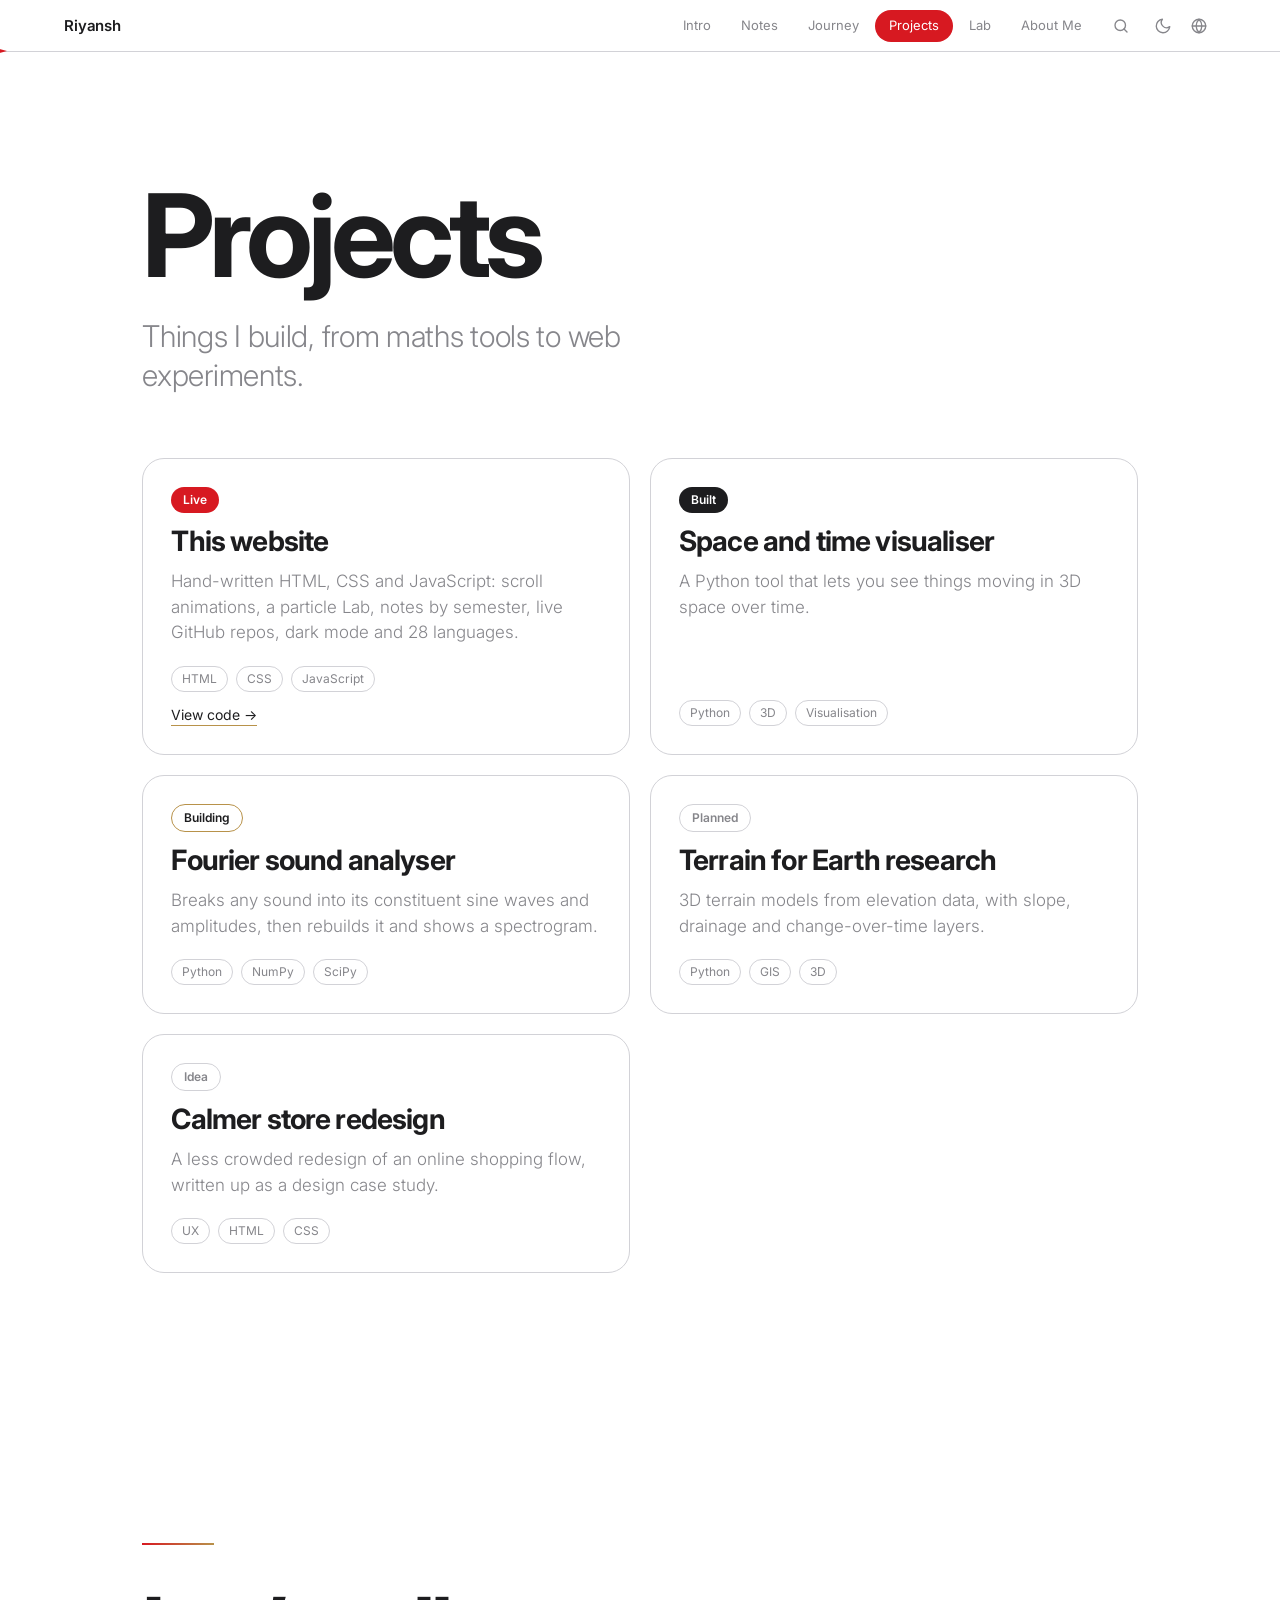
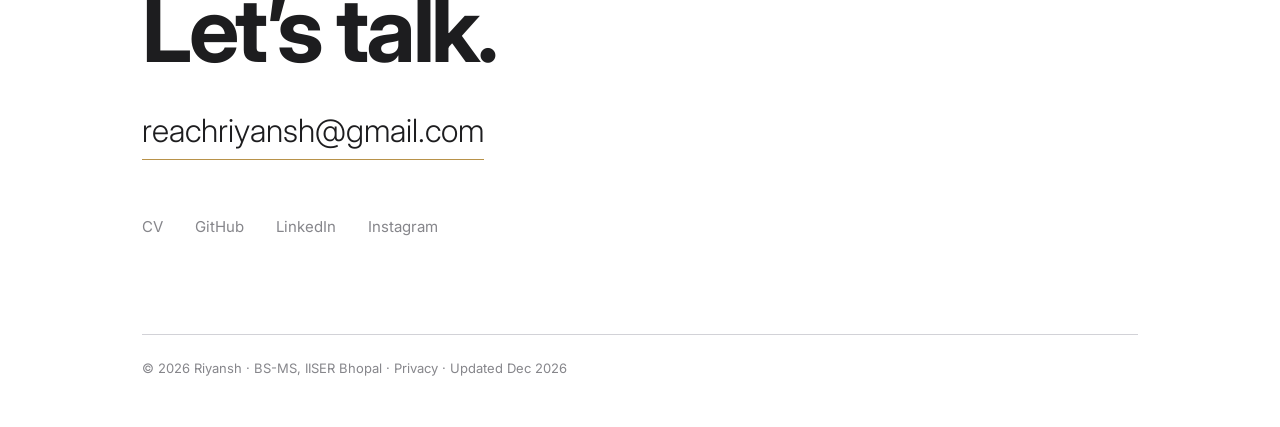
<file: projects.html>
<!DOCTYPE html>
<html lang="en">
<head>
<meta charset="utf-8">
<meta name="viewport" content="width=device-width, initial-scale=1">
<meta name="description" content="Projects by Riyansh: Python tools for Fourier analysis, terrain modelling and 3D visualisation, plus web experiments.">
<meta name="theme-color" content="#d71921">
<link rel="icon" href="favicon.svg" type="image/svg+xml">
<meta property="og:type" content="website">
<meta property="og:title" content="Projects · Riyansh">
<meta property="og:description" content="Projects by Riyansh: Python tools for Fourier analysis, terrain modelling and 3D visualisation, plus web experiments.">
<meta property="og:url" content="https://reachriyansh.github.io/My-site/projects.html">
<meta property="og:image" content="https://reachriyansh.github.io/My-site/og.png">
<meta name="twitter:card" content="summary_large_image">
<title>Projects · Riyansh</title>
<link rel="preconnect" href="https://fonts.googleapis.com">
<link rel="preconnect" href="https://fonts.gstatic.com" crossorigin>
<link href="https://fonts.googleapis.com/css2?family=Inter:wght@300;400;600;700&display=swap" rel="stylesheet">
<link rel="stylesheet" href="common.css">
<link rel="stylesheet" href="projects.css">
<script src="theme.js"></script>
</head>
<body>

<nav>
  <a class="brand" href="index.html">Riyansh</a>
  <div class="menu"><a href="index.html">Intro</a><a href="notes.html">Notes</a><a href="journey.html">Journey</a><a href="projects.html" aria-current="page">Projects</a><a href="lab.html">Lab</a><a href="about.html">About Me</a></div>
  <button class="theme" id="theme" type="button" aria-label="Switch to dark mode" aria-pressed="false"><svg class="moon" viewBox="0 0 24 24" aria-hidden="true"><path d="M21 12.8A9 9 0 1 1 11.2 3a7 7 0 0 0 9.8 9.8z"/></svg><svg class="sun" viewBox="0 0 24 24" aria-hidden="true"><circle cx="12" cy="12" r="4"/><path d="M12 2v2M12 20v2M4.9 4.9l1.4 1.4M17.7 17.7l1.4 1.4M2 12h2M20 12h2M4.9 19.1l1.4-1.4M17.7 6.3l1.4-1.4"/></svg></button>
  <div class="progress" aria-hidden="true"><i id="bar"></i>
    <svg id="mini" viewBox="0 0 28 24"><path d="M28 12 L2 5 L7 12 L2 19 Z"/></svg>
  </div>
</nav>

<main class="wrap">
  <header class="head">
    <h1>Projects</h1>
    <p>Things I build, from maths tools to web experiments.</p>
  </header>
  <div class="cards" id="cards"></div>
</main>

<!-- Footer / contact -->
<footer id="contact">
  <div class="rule"></div>
  <h2 class="reveal">Let’s talk.</h2>
  <a class="mail reveal" href="mailto:reachriyansh@gmail.com">reachriyansh@gmail.com</a>
  <div class="links">
    <a href="cv.pdf">CV</a>
    <a href="https://github.com/reachriyansh" rel="noopener">GitHub</a>
    <a href="https://www.linkedin.com/in/reachriyansh" rel="noopener">LinkedIn</a>
    <a href="https://www.instagram.com/about__._ri._/" rel="noopener">Instagram</a>
  </div>
  <p class="legal">© <span id="yr"></span> Riyansh · BS-MS, IISER Bhopal · <a href="privacy.html">Privacy</a> · Updated <span id="upd"></span></p>
</footer>

<script src="common.js"></script>
<script src="projects.js"></script>
</body>
</html>
</file>
<file: common.css>
:root{color-scheme:light;--nav-bg:rgba(255,255,255,.72);--route:#f0d9da;--bg:#fff;--ink:#1d1d1f;--muted:#86868b;--faint:#d2d2d7;--red:#d71921;--gold:#b8924a}
*{box-sizing:border-box;margin:0;padding:0}
html{scroll-behavior:smooth}
body{background:var(--bg);color:var(--ink);font-family:Inter,-apple-system,"Helvetica Neue",Arial,sans-serif;-webkit-font-smoothing:antialiased;line-height:1.5}
a{color:inherit;text-decoration:none}
:focus-visible{outline:2px solid var(--red);outline-offset:4px;border-radius:4px}
:root[data-theme="dark"]{color-scheme:dark;--bg:#1d1d1f;--ink:#f5f5f7;--muted:#a1a1a6;--faint:#424245;--red:#e5262f;--gold:#d4a85a;--nav-bg:rgba(29,29,31,.72);--route:#4d2f33}

/* Header, same on every page */
nav{position:fixed;inset:0 0 auto 0;height:52px;z-index:20;display:flex;align-items:center;justify-content:space-between;padding:0 max(20px,5vw);background:var(--nav-bg);backdrop-filter:saturate(180%) blur(20px);-webkit-backdrop-filter:saturate(180%) blur(20px)}
nav .brand{font-weight:600;letter-spacing:-.01em;font-size:15px}
.menu{display:flex;gap:2px;margin-left:auto}
.menu a{font-size:13px;padding:6px 14px;border-radius:980px;color:var(--muted);transition:color .2s,background .2s}
.menu a:hover{color:var(--ink)}
.menu a[aria-current="page"]{background:var(--red);color:#fff}
.theme{margin-left:8px;width:34px;height:34px;border-radius:50%;border:0;background:transparent;color:var(--muted);cursor:pointer;display:grid;place-items:center;transition:color .2s,background .2s}
.theme:hover{color:var(--ink)}
.theme svg{width:18px;height:18px;fill:none;stroke:currentColor;stroke-width:1.8;stroke-linecap:round;stroke-linejoin:round}
.theme .sun{display:none}
:root[data-theme="dark"] .theme .sun{display:block}
:root[data-theme="dark"] .theme .moon{display:none}
.progress{position:absolute;left:0;bottom:0;height:1px;width:100%;background:var(--faint)}
.progress i{position:absolute;left:0;top:0;height:1px;width:0;background:var(--gold)}
.progress svg{position:absolute;top:-6px;left:0;width:14px;height:12px;transform:translateX(-7px);fill:var(--red)}

/* Layout */
.wrap{max-width:1200px;margin:0 auto;padding:0 max(24px,8vw)}
.head{padding-top:calc(52px + 14vh);padding-bottom:7vh}
.head h1{font-size:clamp(48px,9vw,120px);font-weight:700;letter-spacing:-.045em;line-height:1}
.head p{margin-top:24px;max-width:34ch;font-size:clamp(20px,2.4vw,30px);font-weight:300;color:var(--muted);letter-spacing:-.01em;line-height:1.3}
.sec{padding:8vh 0}
.sec h2{font-size:clamp(28px,4vw,48px);font-weight:700;letter-spacing:-.035em;margin-bottom:4vh}
.sec .sub{margin:-2vh 0 4vh;color:var(--muted);font-weight:300;font-size:18px}

/* Rows and lists */
.row{display:grid;grid-template-columns:1fr 2fr;gap:24px 48px;padding:40px 0;border-top:1px solid var(--faint)}
.row:last-child{border-bottom:1px solid var(--faint)}
.row h3{font-size:22px;font-weight:600;letter-spacing:-.02em}
.row p{font-size:clamp(18px,1.8vw,22px);font-weight:300;color:var(--muted);max-width:52ch}
.list{list-style:none;border-top:1px solid var(--faint)}
.list a{display:grid;grid-template-columns:1fr auto;gap:8px 32px;padding:28px 0;border-bottom:1px solid var(--faint);transition:padding .3s cubic-bezier(.2,.7,.2,1)}
.list a:hover{padding-left:12px}
.list h3{font-size:clamp(20px,2.2vw,26px);font-weight:600;letter-spacing:-.02em;transition:color .2s}
.list a:hover h3{color:var(--red)}
.list p{grid-column:1;color:var(--muted);font-weight:300;max-width:56ch}
.list .meta{grid-column:2;grid-row:1 / span 2;align-self:center;display:flex;flex-direction:column;gap:4px;text-align:right;font-size:13px;color:var(--muted)}
.dot{display:inline-block;width:8px;height:8px;border-radius:50%;margin-right:8px;background:var(--muted)}
.dot.maths{background:var(--red)}
.dot.physics{background:var(--gold)}
.dot.chemistry{background:var(--ink)}
.note{color:var(--muted);padding:32px 0}

.reveal{opacity:0;transform:translateY(32px);transition:opacity .9s cubic-bezier(.2,.7,.2,1),transform .9s cubic-bezier(.2,.7,.2,1)}
.reveal.in{opacity:1;transform:none}

/* Footer, same on every page */
footer{padding:18vh max(24px,8vw) 48px;max-width:1200px;margin:0 auto}
footer .rule{height:2px;width:72px;background:linear-gradient(90deg,var(--red),var(--gold));margin-bottom:40px}
footer h2{font-size:clamp(40px,7vw,96px);font-weight:700;letter-spacing:-.04em;line-height:1}
footer .mail{display:inline-block;margin-top:32px;font-size:clamp(20px,2.6vw,32px);font-weight:300;border-bottom:1px solid var(--gold);padding-bottom:4px;transition:color .2s}
footer .mail:hover{color:var(--red)}
.links{display:flex;flex-wrap:wrap;gap:12px 32px;margin-top:56px;font-size:15px}
.links a{color:var(--muted);transition:color .2s}
.links a:hover{color:var(--red)}
.legal{margin-top:96px;padding-top:24px;border-top:1px solid var(--faint);font-size:13px;color:var(--muted)}

@media (max-width:700px){.row{grid-template-columns:1fr}}
@media (max-width:560px){
  nav .brand{display:none}
  .menu a{padding:6px 8px}
  .list a{grid-template-columns:1fr}
  .list .meta{grid-column:1;grid-row:auto;flex-direction:row;gap:16px;text-align:left}
}
@media (prefers-reduced-motion:reduce){
  html{scroll-behavior:auto}
  .reveal{opacity:1;transform:none;transition:none}
}

/* Dark mode: black and gold */
:root[data-theme="dark"]{--head:#e3bd6b;--gold-grad:linear-gradient(135deg,#f6e2a6 0%,#d4a85a 45%,#f0cf84 100%)}
:root[data-theme="dark"] :is(.head h1,.intro h1,footer h2){background:var(--gold-grad);-webkit-background-clip:text;background-clip:text;color:transparent;-webkit-text-fill-color:transparent;padding-bottom:.1em;width:fit-content}
:root[data-theme="dark"] .intro h1{margin-inline:auto}
:root[data-theme="dark"] :is(.sec h2,.work h2,.explore h2,.stop h3){color:var(--head)}
:root[data-theme="dark"] .statement .w.on{color:var(--head)}

/* Language switcher */
.lang-btn{margin-left:2px}
.lang-panel{position:fixed;top:60px;right:max(12px,3vw);width:min(380px,calc(100vw - 24px));max-height:70vh;overflow:auto;background:var(--bg);color:var(--ink);border:1px solid var(--faint);border-radius:18px;padding:10px;z-index:30;box-shadow:0 20px 60px rgba(0,0,0,.28);display:none}
.lang-panel.open{display:block}
.lang-grid{display:grid;grid-template-columns:1fr 1fr;gap:4px}
.lang-grid button{font:inherit;font-size:15px;text-align:left;padding:10px 12px;border:0;border-radius:10px;background:transparent;color:var(--ink);cursor:pointer;transition:background .2s}
.lang-grid button small{display:block;font-size:12px;color:var(--muted)}
.lang-grid button:hover{background:var(--faint)}
.lang-grid button[aria-current="true"]{box-shadow:inset 0 0 0 1px var(--gold)}
.lang-note{padding:10px 12px 4px;font-size:12px;color:var(--muted)}
.gt-hidden{position:absolute;left:-9999px;top:0;width:1px;height:1px;overflow:hidden}
/* Hide Google's own banner and tooltips; our menu replaces them */
.goog-te-banner-frame,iframe.skiptranslate,#goog-gt-tt,.goog-te-balloon-frame{display:none!important}
body{top:0!important}
.goog-text-highlight{background:none!important;box-shadow:none!important}
@media (max-width:560px){.theme{width:30px;height:30px;margin-left:2px}}
@media (max-width:420px){.menu a{padding:6px 6px;font-size:12px}}

/* Mobile menu, search, skip link, shared buttons, text pages */
.burger{display:none}
@media (max-width:760px){
  nav{justify-content:flex-end}
  nav .brand{display:block;margin-right:auto}
  .burger{display:grid}
  .menu{display:none;position:fixed;top:52px;left:0;right:0;margin:0;flex-direction:column;gap:2px;padding:12px max(20px,5vw) 24px;background:var(--bg);border-bottom:1px solid var(--faint);box-shadow:0 24px 40px rgba(0,0,0,.18)}
  .menu.open{display:flex}
  .menu a{font-size:18px;padding:14px 12px;color:var(--ink)}
}
.pal{position:fixed;inset:0;z-index:60;display:none;align-items:flex-start;justify-content:center;padding:14vh 16px 0;background:rgba(0,0,0,.45);backdrop-filter:blur(6px);-webkit-backdrop-filter:blur(6px)}
.pal.open{display:flex}
.pal-box{width:min(560px,100%);background:var(--bg);color:var(--ink);border:1px solid var(--faint);border-radius:20px;box-shadow:0 30px 80px rgba(0,0,0,.4);overflow:hidden}
.pal input{width:100%;font:inherit;font-size:18px;padding:18px 20px;border:0;border-bottom:1px solid var(--faint);background:transparent;color:var(--ink);outline:none}
.pal ul{list-style:none;max-height:46vh;overflow:auto;padding:8px}
.pal li{display:flex;justify-content:space-between;gap:16px;padding:12px 14px;border-radius:12px;cursor:pointer}
.pal li small{color:var(--muted);text-align:right}
.pal li[aria-selected="true"]{background:var(--faint)}
.pal-hint{padding:8px 16px 12px;font-size:12px;color:var(--muted)}
.skip{position:absolute;left:-999px;top:0}
.skip:focus{left:12px;top:60px;z-index:100;background:var(--red);color:#fff;padding:8px 14px;border-radius:8px}
.btn{display:inline-block;padding:12px 24px;border-radius:980px;background:var(--red);color:#fff;font-size:15px;transition:transform .25s}
.btn:hover{transform:translateY(-2px)}
.cta{margin-top:28px}
.prose{max-width:62ch;padding-bottom:8vh}
.prose h2{font-size:24px;font-weight:600;letter-spacing:-.02em;margin:40px 0 10px}
.prose p{color:var(--muted);font-weight:300;font-size:18px;margin-bottom:12px}
.prose a{color:var(--ink);border-bottom:1px solid var(--gold)}
</file>
<file: style.css>
/* Nav + flight progress */

  /* Intro */
  .intro{height:230vh;position:relative}
  .intro .stage{position:sticky;top:0;height:100vh;display:grid;place-items:center;overflow:hidden;text-align:center;padding:0 24px}
  .intro svg.path{position:absolute;inset:0;width:100%;height:100%}
  .intro .copy{position:relative;will-change:transform,opacity}
  .intro h1{font-size:clamp(56px,11vw,150px);font-weight:700;letter-spacing:-.045em;line-height:.95}
  .intro p{margin-top:24px;font-size:clamp(18px,2.2vw,28px);font-weight:300;color:var(--muted);letter-spacing:-.01em}
  .intro .hint{position:absolute;bottom:32px;left:0;right:0;font-size:13px;color:var(--muted);transition:opacity .3s}

  /* Statement: words light up while scrolling */
  .statement{height:260vh;position:relative}
  .statement .stage{position:sticky;top:0;height:100vh;display:grid;place-items:center;padding:0 max(24px,8vw)}
  .statement p{max-width:18ch;font-size:clamp(34px,6vw,84px);font-weight:700;letter-spacing:-.035em;line-height:1.08}
  .statement p{max-width:22ch}
  .statement .w{color:var(--faint);transition:color .25s}
  .statement .w.on{color:var(--ink)}
  .statement .w.red.on{color:var(--red)}

  /* What I do */
  .work{padding:18vh max(24px,8vw);max-width:1200px;margin:0 auto}
  .work h2{font-size:clamp(32px,5vw,64px);font-weight:700;letter-spacing:-.035em;margin-bottom:8vh}

  /* Footer */

  @media (prefers-reduced-motion:reduce){
    .statement .w{transition:none}
  }

/* Intro on phones: show the whole flight route, bigger plane, safe viewport height */
@supports (height:100svh){
  .intro .stage,.statement .stage{height:100svh}
}
.intro h1{text-wrap:balance}
@media (max-width:700px){
  .intro .stage{align-content:center;padding:0 20px}
  .intro svg.path{inset:auto;left:-25%;top:46%;width:150%;height:auto;aspect-ratio:1000/600}
  .intro h1{font-size:clamp(52px,17vw,96px);letter-spacing:-.05em;line-height:.98}
  .intro p{margin-top:18px;font-size:clamp(17px,5vw,22px)}
  .intro .copy{margin-top:-14svh}
  .intro .hint{bottom:max(28px,env(safe-area-inset-bottom))}
  .statement p{font-size:clamp(32px,9.6vw,56px)}
}

/* Explore links at the bottom of the intro page */
.explore{padding-top:4vh;padding-bottom:12vh}
.explore h2{font-size:clamp(32px,5vw,64px);font-weight:700;letter-spacing:-.035em;margin-bottom:6vh}
.explore .meta{font-size:28px;color:var(--muted);transition:color .2s,transform .3s}
.explore .list a:hover .meta{color:var(--red);transform:translateX(6px)}
@media (max-width:560px){
  .explore .list a{grid-template-columns:1fr auto}
  .explore .list .meta{grid-column:2;grid-row:1 / span 2}
}

/* Theme-aware intro artwork */
#route{stroke:var(--route)}
#plane path{fill:var(--gold)}

/* Intro name: display serif, blur-in entrance and a slow gold shimmer */
.intro h1{font-family:Fraunces,Georgia,"Times New Roman",serif;font-weight:600;font-variation-settings:"opsz" 144;letter-spacing:-.035em;animation:nameIn 1.5s cubic-bezier(.2,.7,.2,1) both}
:root:not([data-theme="dark"]) .intro h1{background:linear-gradient(100deg,var(--ink) 38%,var(--gold) 50%,var(--ink) 62%) 0 0/250% 100%;-webkit-background-clip:text;background-clip:text;color:transparent;-webkit-text-fill-color:transparent;padding-bottom:.1em;animation:nameIn 1.5s cubic-bezier(.2,.7,.2,1) both,shimmer 7s ease-in-out 1.6s infinite}
:root[data-theme="dark"] .intro h1{background-size:200% 100%;animation:nameIn 1.5s cubic-bezier(.2,.7,.2,1) both,shimmer 7s ease-in-out 1.6s infinite}
@keyframes nameIn{from{opacity:0;filter:blur(14px);letter-spacing:.06em;transform:translateY(24px)}to{opacity:1;filter:blur(0);letter-spacing:-.035em;transform:none}}
@keyframes shimmer{0%,100%{background-position:100% 0}50%{background-position:0 0}}
@media (prefers-reduced-motion:reduce){.intro h1{animation:none!important}}
@media (min-width:701px){.intro h1{font-size:clamp(64px,13vw,176px)}}
.cvbtn{margin-top:28px}
</file>
<file: journey.css>
.tl{position:relative;padding:4vh 0 8vh 48px;--p:0}
.tl::before{content:"";position:absolute;left:8px;top:0;bottom:0;width:2px;background:var(--faint);border-radius:2px}
.fill{position:absolute;left:8px;top:0;width:2px;height:calc(var(--p) * 100%);background:linear-gradient(var(--gold),var(--red));border-radius:2px}
.plane{position:absolute;left:1px;top:calc(var(--p) * 100%);width:16px;height:14px;transform:translateY(-50%) rotate(90deg);fill:var(--red)}
.stop{position:relative;max-width:640px;padding-bottom:14vh;opacity:.35;transition:opacity .5s}
.stop:last-child{padding-bottom:0}
.stop.on{opacity:1}
.stop::before{content:"";position:absolute;left:-45px;top:6px;width:12px;height:12px;border-radius:50%;background:var(--bg);border:2px solid var(--faint);transition:border-color .4s,background .4s}
.stop.on::before{border-color:var(--red);background:var(--red)}
.when{font-size:14px;font-weight:600;color:var(--muted);margin-bottom:6px}
.stop h3{font-size:clamp(26px,3.6vw,44px);font-weight:700;letter-spacing:-.035em;line-height:1.1}
.stop p{margin-top:14px;font-size:clamp(18px,1.9vw,22px);font-weight:300;color:var(--muted)}
@media (prefers-reduced-motion:reduce){.stop,.stop::before{transition:none}}
</file>
<file: lab.css>
/* Lab: works in light and dark. Colours come from these variables. */
:root{--stage-rgb:255,255,255;--lab-text:#515154;--g1:#9a7430;--g2:#b8924a;--g3:#8a6a2a;--glow:rgba(184,146,74,.16);--num:#9a7430}
:root[data-theme="dark"]{--stage-rgb:10,10,11;--lab-text:#c8c8cc;--g1:#f6e2a6;--g2:#d4a85a;--g3:#f0cf84;--glow:rgba(227,189,107,.14);--num:#e3bd6b}
:root[data-theme="dark"] body.lab{--bg:#0a0a0b}
.reel{position:relative;height:740vh}
.stage{position:sticky;top:0;height:100vh;overflow:hidden;background:rgb(var(--stage-rgb))}
@supports (height:100svh){.stage{height:100svh}}
#cv{position:absolute;inset:0;display:block}
.glow{position:absolute;inset:0;pointer-events:none;background:radial-gradient(520px circle at var(--mx,50%) var(--my,50%),var(--glow),transparent 62%)}
.shade{position:absolute;left:0;right:0;bottom:0;height:52%;background:linear-gradient(to top,rgba(var(--stage-rgb),.92),rgba(var(--stage-rgb),.55) 55%,transparent);pointer-events:none}
.hint{position:absolute;top:calc(52px + 5vh);left:0;right:0;text-align:center;font-size:13px;color:var(--muted);letter-spacing:.02em;transition:opacity .6s;pointer-events:none}
.hint.off{opacity:0}
.dots{position:absolute;right:max(14px,3vw);top:50%;transform:translateY(-50%);display:flex;flex-direction:column;gap:12px}
.dots i{width:7px;height:7px;border-radius:50%;background:var(--faint);transition:background .4s,transform .4s}
.dots i.on{background:var(--gold);transform:scale(1.6)}
.chap{position:absolute;left:max(24px,6vw);bottom:max(44px,9vh);max-width:min(560px,86vw);opacity:0;transform:translateY(28px);transition:opacity .7s cubic-bezier(.2,.7,.2,1),transform .7s cubic-bezier(.2,.7,.2,1);pointer-events:none}
.chap.on{opacity:1;transform:none;pointer-events:auto}
.chap .num{display:block;font-size:14px;font-weight:600;color:var(--num);margin-bottom:8px}
.chap h2{font-size:clamp(34px,6vw,78px);font-weight:700;letter-spacing:-.04em;line-height:1;background:linear-gradient(135deg,var(--g1),var(--g2) 50%,var(--g3));-webkit-background-clip:text;background-clip:text;color:transparent;padding-bottom:.08em;width:fit-content}
.chap p{margin-top:14px;font-size:clamp(16px,1.8vw,22px);font-weight:300;color:var(--lab-text);max-width:44ch}
.btns{display:flex;flex-wrap:wrap;gap:12px;margin-top:24px}
.btn{display:inline-block;padding:12px 24px;border-radius:980px;background:var(--red);color:#fff;font-size:15px;transition:transform .25s}
.btn:hover{transform:translateY(-2px)}
.btn.ghost{background:transparent;border:1px solid var(--gold);color:var(--num)}

.marquee{overflow:hidden;padding:12vh 0;background:rgb(var(--stage-rgb));border-top:1px solid var(--faint)}
.track{display:flex;gap:4rem;width:max-content;white-space:nowrap;animation:slide 38s linear infinite}
.track span{font-size:clamp(48px,9vw,130px);font-weight:700;letter-spacing:-.04em;color:transparent;-webkit-text-stroke:1px var(--gold);transition:color .3s}
.track span:hover{color:var(--gold)}
@keyframes slide{to{transform:translateX(-50%)}}
@media (prefers-reduced-motion:reduce){.track{animation:none}.chap{transition:none}}
</file>
<file: notes.css>
.tools{display:flex;flex-wrap:wrap;gap:16px 24px;align-items:flex-end;justify-content:space-between;margin-bottom:32px}
.filters{display:flex;flex-direction:column;gap:12px}
.chips{display:flex;flex-wrap:wrap;gap:8px}
.chip{font:inherit;font-size:14px;padding:8px 18px;border-radius:980px;border:1px solid var(--faint);background:var(--bg);color:var(--ink);cursor:pointer;transition:border-color .2s,background .2s,color .2s}
.chip:hover{border-color:var(--gold)}
.chip[aria-pressed="true"]{background:var(--red);border-color:var(--red);color:#fff}
#q{background:var(--bg);color:var(--ink);font:inherit;font-size:15px;padding:9px 18px;border-radius:980px;border:1px solid var(--faint);min-width:min(100%,260px);transition:border-color .2s}
#q:focus{border-color:var(--red)}
.list .group{padding:44px 0 14px;border-bottom:1px solid var(--faint)}
.list .group:first-child{padding-top:20px}
.list .group h2{font-size:20px;font-weight:700;letter-spacing:-.02em;padding-left:14px;border-left:3px solid var(--gold)}
</file>
<file: projects.css>
.cards{display:grid;grid-template-columns:repeat(auto-fit,minmax(min(320px,100%),1fr));gap:20px;margin-bottom:12vh}
.card{display:flex;flex-direction:column;gap:12px;padding:28px;border:1px solid var(--faint);border-radius:22px;transition:transform .35s cubic-bezier(.2,.7,.2,1),border-color .3s}
a.card:hover{transform:translateY(-4px);border-color:var(--gold)}
.card h3{font-size:clamp(22px,2.4vw,28px);font-weight:700;letter-spacing:-.03em;line-height:1.15}
.card p{color:var(--muted);font-weight:300;font-size:17px}
.status{align-self:flex-start;font-size:12px;font-weight:600;padding:4px 12px;border-radius:980px}
.s-live{background:var(--red);color:#fff}
.s-built{background:var(--ink);color:var(--bg)}
.s-building{border:1px solid var(--gold);color:var(--ink)}
.s-planned,.s-idea{border:1px solid var(--faint);color:var(--muted)}
.tags{display:flex;flex-wrap:wrap;gap:8px;margin-top:auto;padding-top:8px}
.tags span{font-size:12px;color:var(--muted);padding:3px 10px;border:1px solid var(--faint);border-radius:980px}
.go{font-size:14px;color:var(--ink);border-bottom:1px solid var(--gold);align-self:flex-start}
</file>
